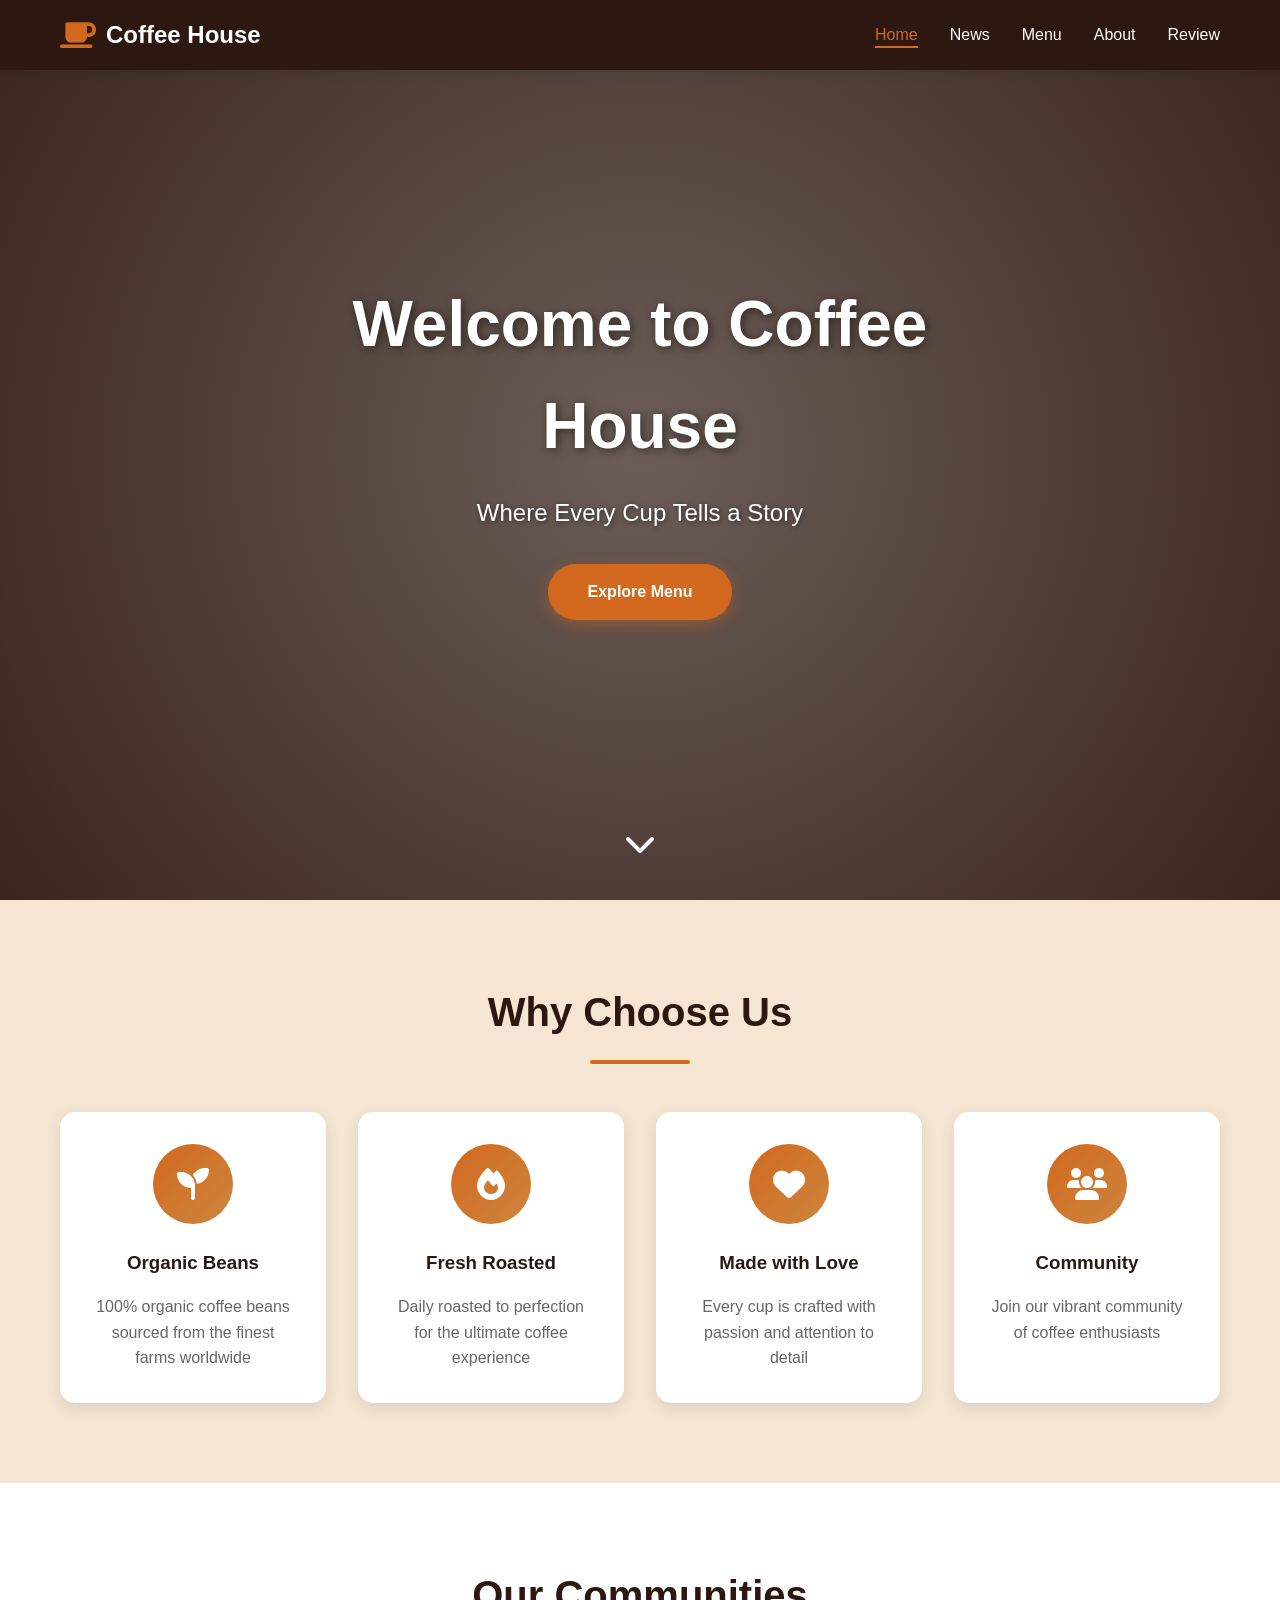
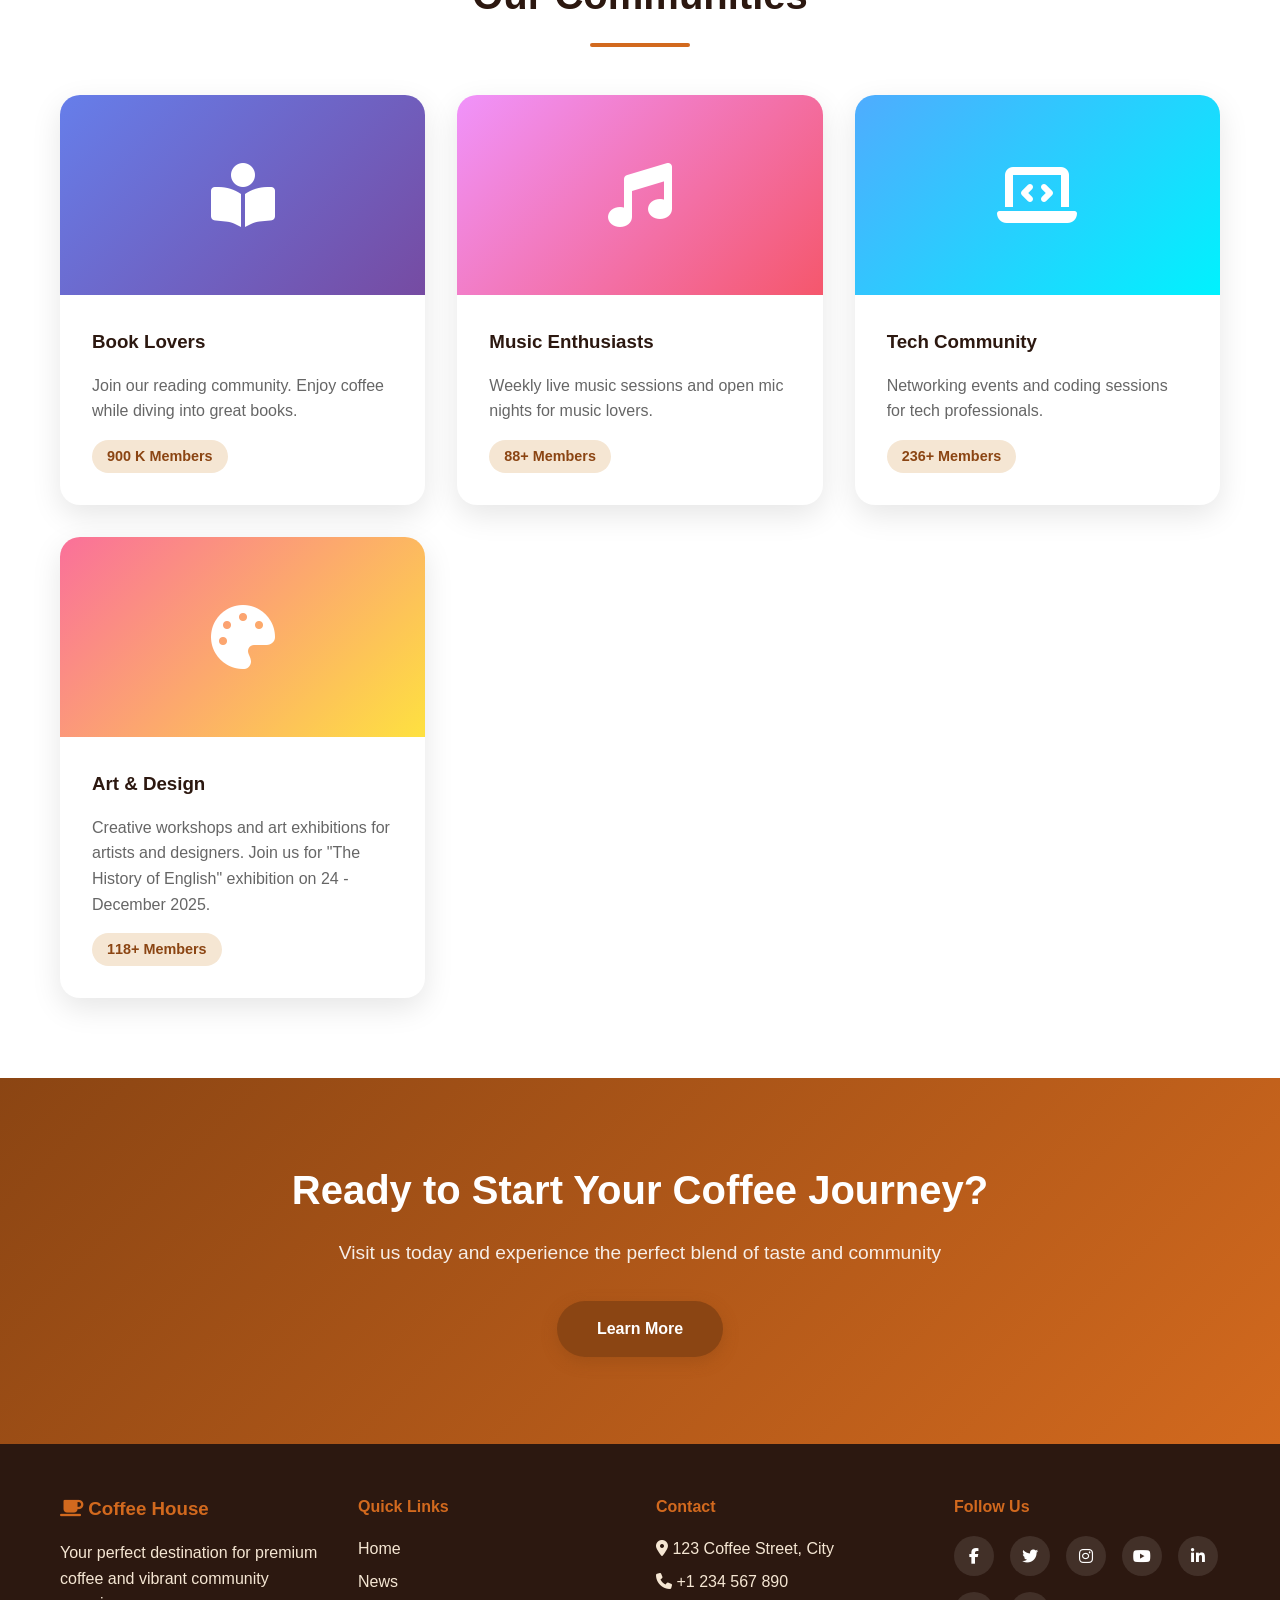
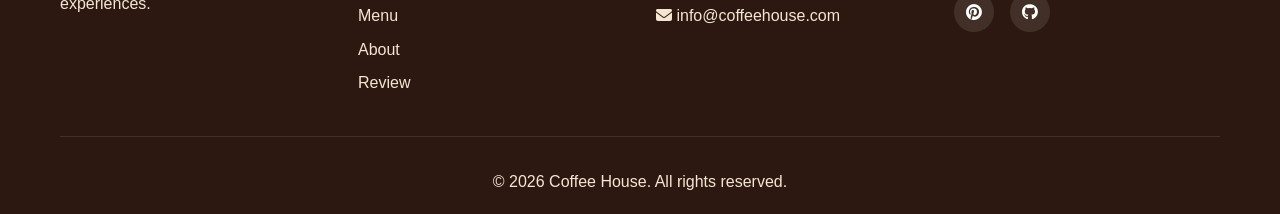
<file: index.html>
<!DOCTYPE html>
<html lang="en">
<head>
    <meta charset="UTF-8">
    <meta name="viewport" content="width=device-width, initial-scale=1.0">
    <title>Coffee House - Home</title>
    <link rel="stylesheet" href="styles.css">
    <link rel="stylesheet" href="https://cdnjs.cloudflare.com/ajax/libs/font-awesome/6.4.0/css/all.min.css">
</head>
<body>
    <!-- Navigation -->
    <nav class="navbar">
        <div class="container">
            <div class="logo">
                <i class="fas fa-coffee"></i>
                <span>Coffee House</span>
            </div>
            <ul class="nav-menu">
                <li><a href="index.html" class="active">Home</a></li>
                <li><a href="news.html">News</a></li>
                <li><a href="menu.html">Menu</a></li>
                <li><a href="about.html">About</a></li>
                <li><a href="review.html">Review</a></li>
            </ul>
            <div class="hamburger">
                <span></span>
                <span></span>
                <span></span>
            </div>
        </div>
    </nav>

    <!-- Hero Section -->
    <section class="hero">
        <div class="hero-slideshow">
            <div class="hero-slide slide-1 active">
                <div class="slide-overlay"></div>
            </div>
            <div class="hero-slide slide-2">
                <div class="slide-overlay"></div>
            </div>
            <div class="hero-slide slide-3">
                <div class="slide-overlay"></div>
            </div>
            <div class="hero-slide slide-4">
                <div class="slide-overlay"></div>
            </div>
            <div class="hero-slide slide-5">
                <div class="slide-overlay"></div>
            </div>
            <div class="hero-slide slide-6">
                <div class="slide-overlay"></div>
            </div>
        </div>
        <div class="hero-overlay"></div>
        <div class="hero-content">
            <h1 class="fade-in">Welcome to Coffee House</h1>
            <p class="fade-in-delay">Where Every Cup Tells a Story</p>
            <a href="menu.html" class="btn btn-primary fade-in-delay-2">Explore Menu</a>
        </div>
        <div class="scroll-indicator">
            <i class="fas fa-chevron-down"></i>
        </div>
    </section>

    <!-- Features Section -->
    <section class="features">
        <div class="container">
            <h2 class="section-title">Why Choose Us</h2>
            <div class="features-grid">
                <div class="feature-card">
                    <div class="feature-icon">
                        <i class="fas fa-seedling"></i>
                    </div>
                    <h3>Organic Beans</h3>
                    <p>100% organic coffee beans sourced from the finest farms worldwide</p>
                </div>
                <div class="feature-card">
                    <div class="feature-icon">
                        <i class="fas fa-fire"></i>
                    </div>
                    <h3>Fresh Roasted</h3>
                    <p>Daily roasted to perfection for the ultimate coffee experience</p>
                </div>
                <div class="feature-card">
                    <div class="feature-icon">
                        <i class="fas fa-heart"></i>
                    </div>
                    <h3>Made with Love</h3>
                    <p>Every cup is crafted with passion and attention to detail</p>
                </div>
                <div class="feature-card">
                    <div class="feature-icon">
                        <i class="fas fa-users"></i>
                    </div>
                    <h3>Community</h3>
                    <p>Join our vibrant community of coffee enthusiasts</p>
                </div>
            </div>
        </div>
    </section>

    <!-- Communities Section -->
    <section class="communities">
        <div class="container">
            <h2 class="section-title">Our Communities</h2>
            <div class="communities-grid">
                <div class="community-card">
                    <div class="community-image community-gradient-1">
                        <i class="fas fa-book-reader"></i>
                    </div>
                    <div class="community-content">
                        <h3>Book Lovers</h3>
                        <p>Join our reading community. Enjoy coffee while diving into great books.</p>
                        <span class="community-badge">900 K Members</span>
                    </div>
                </div>
                <div class="community-card">
                    <div class="community-image community-gradient-2">
                        <i class="fas fa-music"></i>
                    </div>
                    <div class="community-content">
                        <h3>Music Enthusiasts</h3>
                        <p>Weekly live music sessions and open mic nights for music lovers.</p>
                        <span class="community-badge"><span class="member-count" data-target="300">0</span>+ Members</span>
                    </div>
                </div>
                <div class="community-card">
                    <div class="community-image community-gradient-3">
                        <i class="fas fa-laptop-code"></i>
                    </div>
                    <div class="community-content">
                        <h3>Tech Community</h3>
                        <p>Networking events and coding sessions for tech professionals.</p>
                        <span class="community-badge"><span class="member-count" data-target="800">0</span>+ Members</span>
                    </div>
                </div>
                <div class="community-card">
                    <div class="community-image community-gradient-4">
                        <i class="fas fa-palette"></i>
                    </div>
                    <div class="community-content">
                        <h3>Art &amp; Design</h3>
                        <p>Creative workshops and art exhibitions for artists and designers. Join us for "The History of English" exhibition on 24 - December 2025.</p>
                        <span class="community-badge"><span class="member-count" data-target="400">0</span>+ Members</span>
                    </div>
                </div>
            </div>
        </div>
    </section>

    <!-- CTA Section -->
    <section class="cta">
        <div class="container">
            <h2>Ready to Start Your Coffee Journey?</h2>
            <p>Visit us today and experience the perfect blend of taste and community</p>
            <a href="about.html" class="btn btn-secondary">Learn More</a>
        </div>
    </section>

    <!-- Footer -->
    <footer class="footer">
        <div class="container">
            <div class="footer-content">
                <div class="footer-section">
                    <h3><i class="fas fa-coffee"></i> Coffee House</h3>
                    <p>Your perfect destination for premium coffee and vibrant community experiences.</p>
                </div>
                <div class="footer-section">
                    <h4>Quick Links</h4>
                    <ul>
                        <li><a href="index.html">Home</a></li>
                        <li><a href="news.html">News</a></li>
                        <li><a href="menu.html">Menu</a></li>
                        <li><a href="about.html">About</a></li>
                        <li><a href="review.html">Review</a></li>
                    </ul>
                </div>
                <div class="footer-section">
                    <h4>Contact</h4>
                    <p><i class="fas fa-map-marker-alt"></i> 123 Coffee Street, City</p>
                    <p><i class="fas fa-phone"></i> +1 234 567 890</p>
                    <p><i class="fas fa-envelope"></i> info@coffeehouse.com</p>
                </div>
                <div class="footer-section">
                    <h4>Follow Us</h4>
                    <div class="social-media">
                        <a href="#" class="social-link" aria-label="Facebook"><i class="fab fa-facebook-f"></i></a>
                        <a href="#" class="social-link" aria-label="Twitter"><i class="fab fa-twitter"></i></a>
                        <a href="#" class="social-link" aria-label="Instagram"><i class="fab fa-instagram"></i></a>
                        <a href="#" class="social-link" aria-label="YouTube"><i class="fab fa-youtube"></i></a>
                        <a href="#" class="social-link" aria-label="LinkedIn"><i class="fab fa-linkedin-in"></i></a>
                        <a href="#" class="social-link" aria-label="Pinterest"><i class="fab fa-pinterest"></i></a>
                        <a href="https://github.com" target="_blank" rel="noopener noreferrer" class="social-link" aria-label="GitHub"><i class="fab fa-github"></i></a>
                    </div>
                </div>
            </div>
            <div class="footer-bottom">
                <p>&copy; 2026 Coffee House. All rights reserved.</p>
            </div>
        </div>
    </footer>

    <script src="script.js"></script>
</body>
</html>
</file>
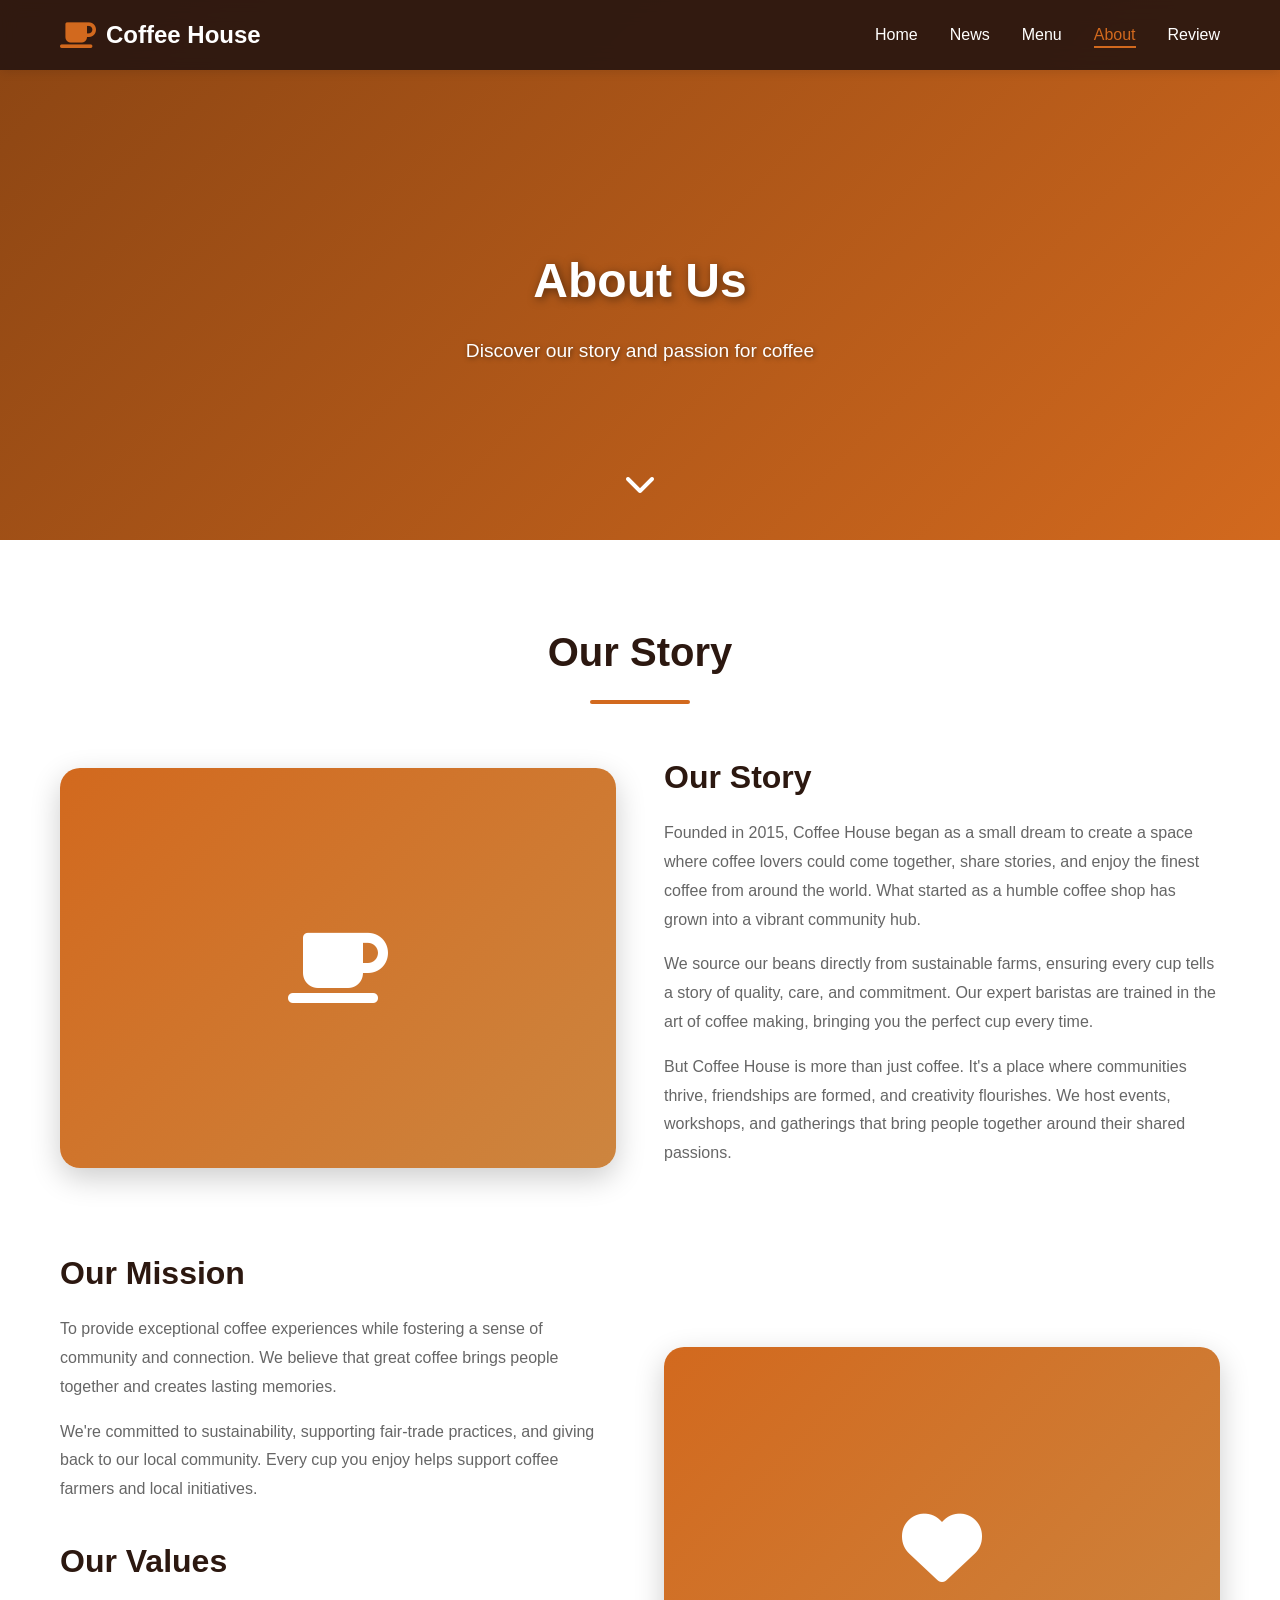
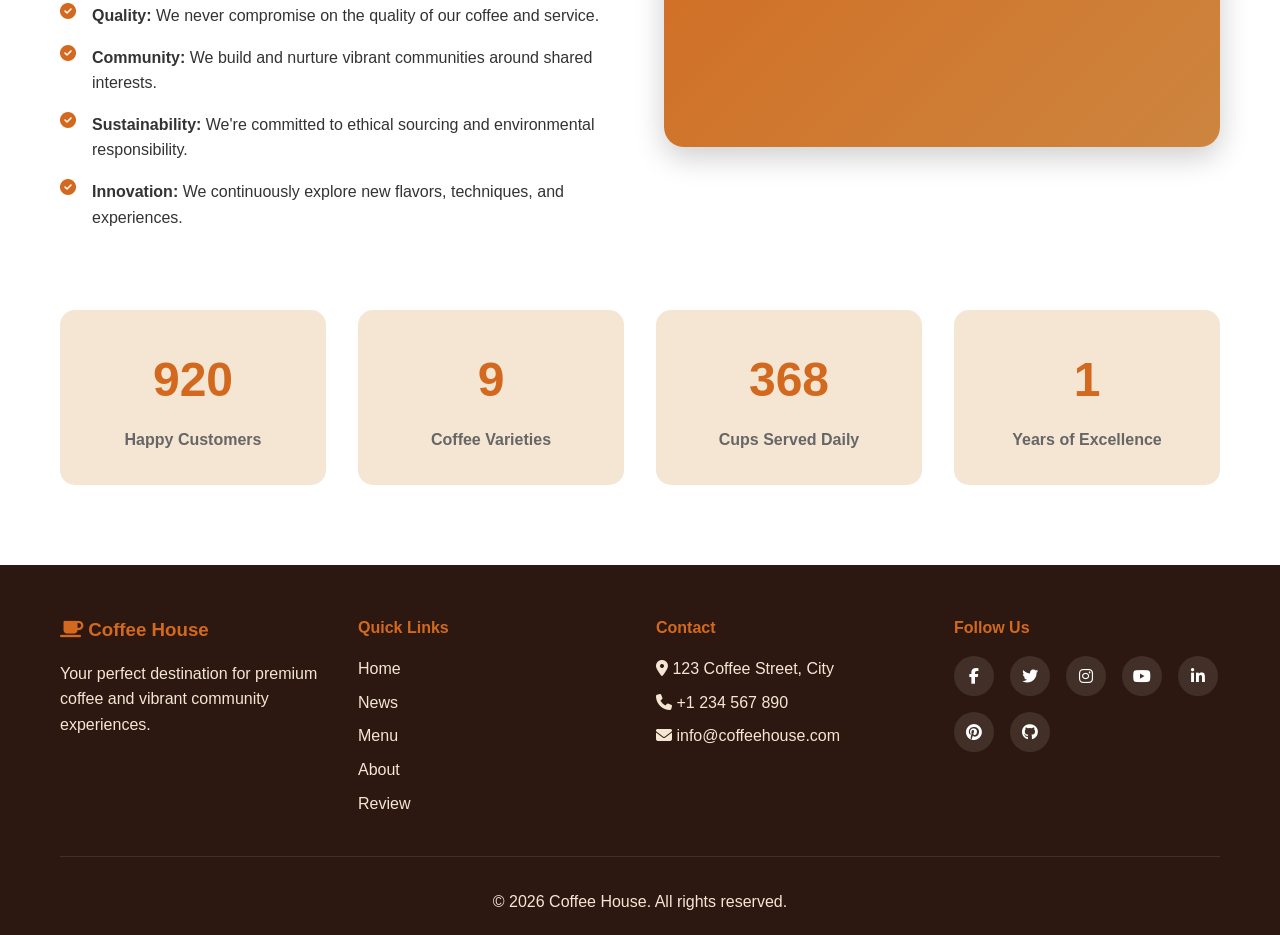
<file: about.html>
<!DOCTYPE html>
<html lang="en">
<head>
    <meta charset="UTF-8">
    <meta name="viewport" content="width=device-width, initial-scale=1.0">
    <title>Coffee House - About</title>
    <link rel="stylesheet" href="styles.css">
    <link rel="stylesheet" href="https://cdnjs.cloudflare.com/ajax/libs/font-awesome/6.4.0/css/all.min.css">
</head>
<body>
    <!-- Navigation -->
    <nav class="navbar">
        <div class="container">
            <div class="logo">
                <i class="fas fa-coffee"></i>
                <span>Coffee House</span>
            </div>
            <ul class="nav-menu">
                <li><a href="index.html">Home</a></li>
                <li><a href="news.html">News</a></li>
                <li><a href="menu.html">Menu</a></li>
                <li><a href="about.html" class="active">About</a></li>
                <li><a href="review.html">Review</a></li>
            </ul>
            <div class="hamburger">
                <span></span>
                <span></span>
                <span></span>
            </div>
        </div>
    </nav>

    <!-- Page Header -->
    <section class="page-header">
        <div class="container">
            <h1 class="fade-in">About Us</h1>
            <p class="fade-in-delay">Discover our story and passion for coffee</p>
        </div>
        <div class="scroll-indicator">
            <i class="fas fa-chevron-down"></i>
        </div>
    </section>

    <!-- About Section -->
    <section style="padding: 80px 0;">
        <div class="container">
            <h2 class="section-title fade-in">Our Story</h2>
            <div class="about-content">
                <div class="about-image">
                    <i class="fas fa-coffee"></i>
                </div>
                <div class="about-text">
                    <h2>Our Story</h2>
                    <p>Founded in 2015, Coffee House began as a small dream to create a space where coffee lovers could come together, share stories, and enjoy the finest coffee from around the world. What started as a humble coffee shop has grown into a vibrant community hub.</p>
                    <p>We source our beans directly from sustainable farms, ensuring every cup tells a story of quality, care, and commitment. Our expert baristas are trained in the art of coffee making, bringing you the perfect cup every time.</p>
                    <p>But Coffee House is more than just coffee. It's a place where communities thrive, friendships are formed, and creativity flourishes. We host events, workshops, and gatherings that bring people together around their shared passions.</p>
                </div>
            </div>

            <div class="about-content about-content-spacing">
                <div class="about-text">
                    <h2>Our Mission</h2>
                    <p>To provide exceptional coffee experiences while fostering a sense of community and connection. We believe that great coffee brings people together and creates lasting memories.</p>
                    <p>We're committed to sustainability, supporting fair-trade practices, and giving back to our local community. Every cup you enjoy helps support coffee farmers and local initiatives.</p>
                    <h2 style="margin-top: 2rem;">Our Values</h2>
                    <ul style="list-style: none; padding: 0;">
                        <li style="margin-bottom: 1rem; padding-left: 2rem; position: relative;">
                            <i class="fas fa-check-circle" style="position: absolute; left: 0; color: var(--secondary-color);"></i>
                            <strong>Quality:</strong> We never compromise on the quality of our coffee and service.
                        </li>
                        <li style="margin-bottom: 1rem; padding-left: 2rem; position: relative;">
                            <i class="fas fa-check-circle" style="position: absolute; left: 0; color: var(--secondary-color);"></i>
                            <strong>Community:</strong> We build and nurture vibrant communities around shared interests.
                        </li>
                        <li style="margin-bottom: 1rem; padding-left: 2rem; position: relative;">
                            <i class="fas fa-check-circle" style="position: absolute; left: 0; color: var(--secondary-color);"></i>
                            <strong>Sustainability:</strong> We're committed to ethical sourcing and environmental responsibility.
                        </li>
                        <li style="margin-bottom: 1rem; padding-left: 2rem; position: relative;">
                            <i class="fas fa-check-circle" style="position: absolute; left: 0; color: var(--secondary-color);"></i>
                            <strong>Innovation:</strong> We continuously explore new flavors, techniques, and experiences.
                        </li>
                    </ul>
                </div>
                <div class="about-image about-gradient-1">
                    <i class="fas fa-heart"></i>
                </div>
            </div>

            <!-- Stats Section -->
            <div class="stats-grid">
                <div class="stat-card">
                    <div class="stat-number">5000</div>
                    <div class="stat-label">Happy Customers</div>
                </div>
                <div class="stat-card">
                    <div class="stat-number">50</div>
                    <div class="stat-label">Coffee Varieties</div>
                </div>
                <div class="stat-card">
                    <div class="stat-number">2000</div>
                    <div class="stat-label">Cups Served Daily</div>
                </div>
                <div class="stat-card">
                    <div class="stat-number">9</div>
                    <div class="stat-label">Years of Excellence</div>
                </div>
            </div>
        </div>
    </section>

    <!-- Footer -->
    <footer class="footer">
        <div class="container">
            <div class="footer-content">
                <div class="footer-section">
                    <h3><i class="fas fa-coffee"></i> Coffee House</h3>
                    <p>Your perfect destination for premium coffee and vibrant community experiences.</p>
                </div>
                <div class="footer-section">
                    <h4>Quick Links</h4>
                    <ul>
                        <li><a href="index.html">Home</a></li>
                        <li><a href="news.html">News</a></li>
                        <li><a href="menu.html">Menu</a></li>
                        <li><a href="about.html">About</a></li>
                        <li><a href="review.html">Review</a></li>
                    </ul>
                </div>
                <div class="footer-section">
                    <h4>Contact</h4>
                    <p><i class="fas fa-map-marker-alt"></i> 123 Coffee Street, City</p>
                    <p><i class="fas fa-phone"></i> +1 234 567 890</p>
                    <p><i class="fas fa-envelope"></i> info@coffeehouse.com</p>
                </div>
                <div class="footer-section">
                    <h4>Follow Us</h4>
                    <div class="social-media">
                        <a href="#" class="social-link" aria-label="Facebook"><i class="fab fa-facebook-f"></i></a>
                        <a href="#" class="social-link" aria-label="Twitter"><i class="fab fa-twitter"></i></a>
                        <a href="#" class="social-link" aria-label="Instagram"><i class="fab fa-instagram"></i></a>
                        <a href="#" class="social-link" aria-label="YouTube"><i class="fab fa-youtube"></i></a>
                        <a href="#" class="social-link" aria-label="LinkedIn"><i class="fab fa-linkedin-in"></i></a>
                        <a href="#" class="social-link" aria-label="Pinterest"><i class="fab fa-pinterest"></i></a>
                        <a href="https://github.com" target="_blank" rel="noopener noreferrer" class="social-link" aria-label="GitHub"><i class="fab fa-github"></i></a>
                    </div>
                </div>
            </div>
            <div class="footer-bottom">
                <p>&copy; 2026 Coffee House. All rights reserved.</p>
            </div>
        </div>
    </footer>

    <script src="script.js"></script>
</body>
</html>
</file>
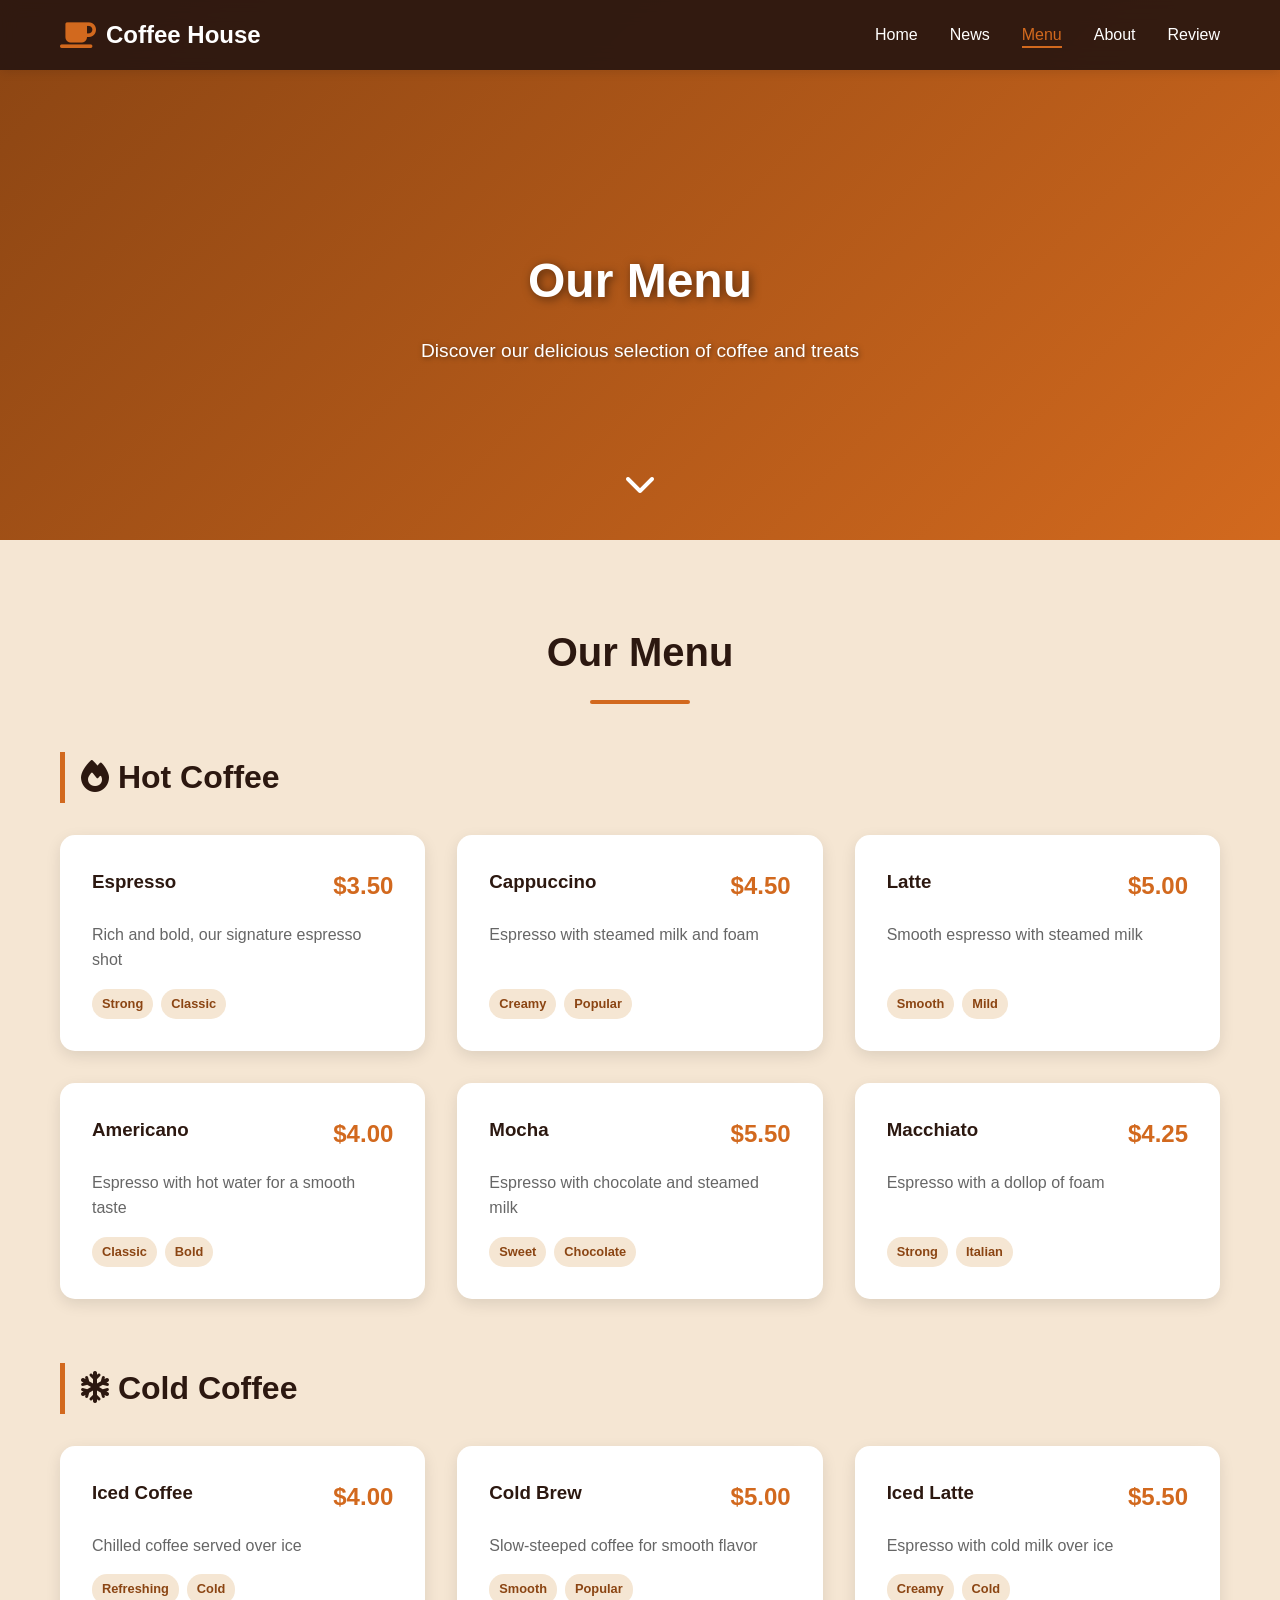
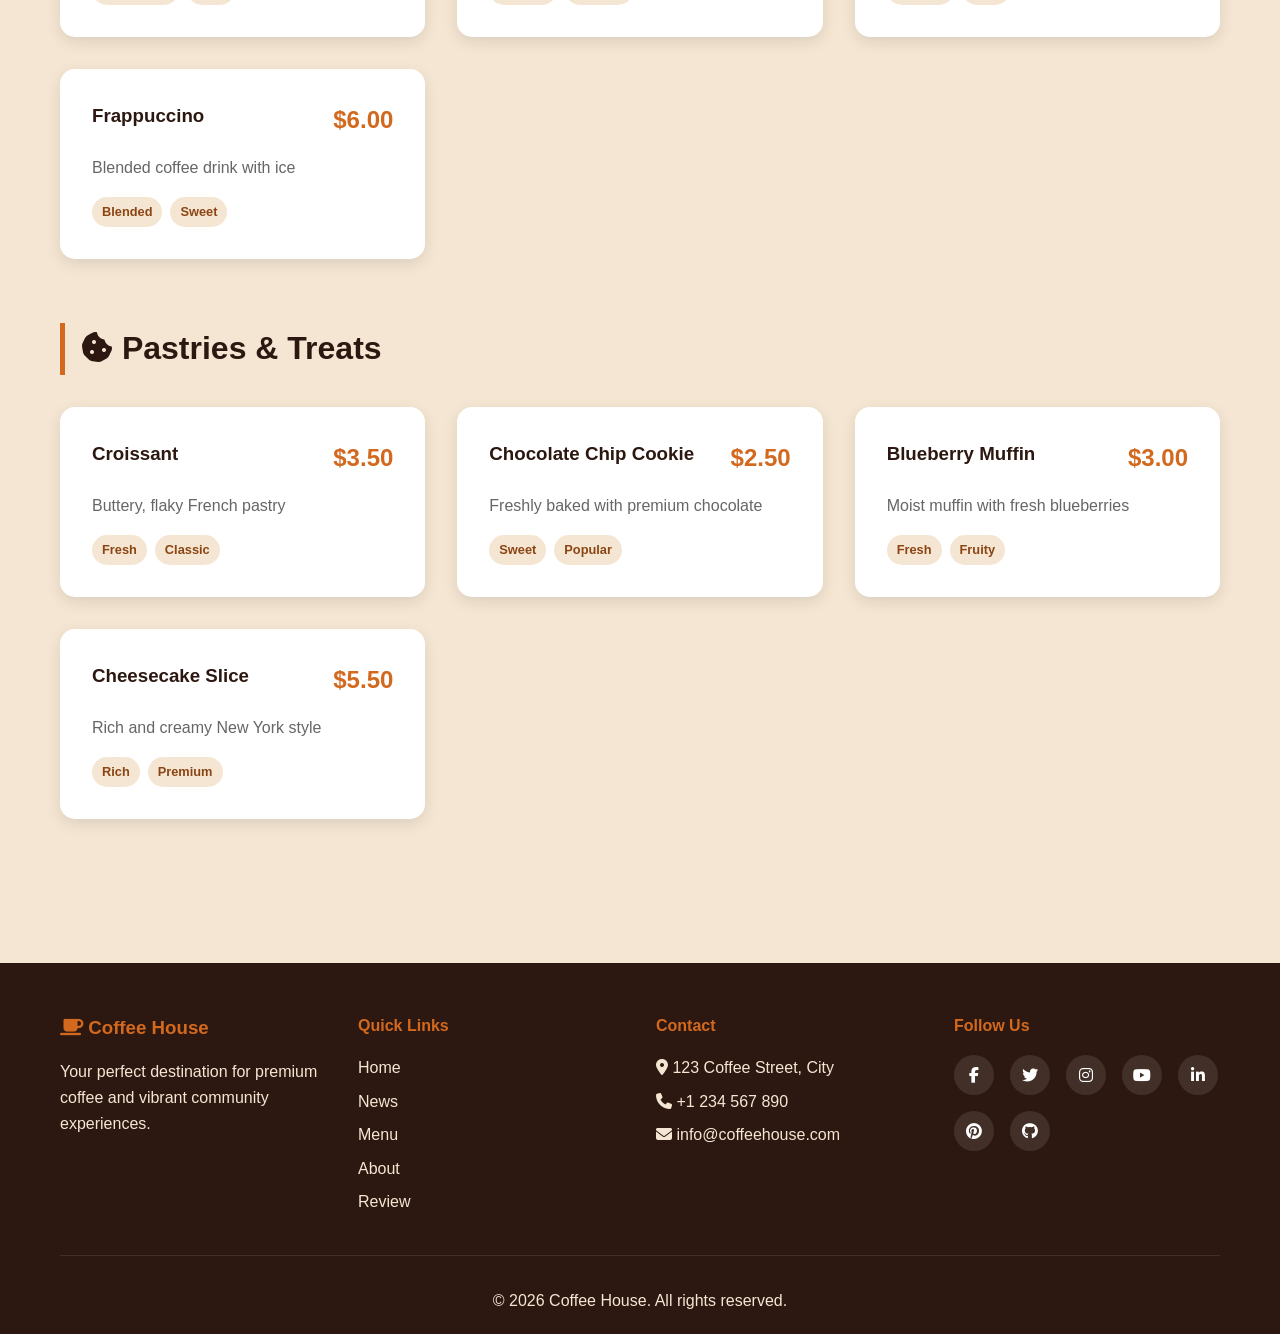
<file: menu.html>
<!DOCTYPE html>
<html lang="en">
<head>
    <meta charset="UTF-8">
    <meta name="viewport" content="width=device-width, initial-scale=1.0">
    <title>Coffee House - Menu</title>
    <link rel="stylesheet" href="styles.css">
    <link rel="stylesheet" href="https://cdnjs.cloudflare.com/ajax/libs/font-awesome/6.4.0/css/all.min.css">
</head>
<body>
    <!-- Navigation -->
    <nav class="navbar">
        <div class="container">
            <div class="logo">
                <i class="fas fa-coffee"></i>
                <span>Coffee House</span>
            </div>
            <ul class="nav-menu">
                <li><a href="index.html">Home</a></li>
                <li><a href="news.html">News</a></li>
                <li><a href="menu.html" class="active">Menu</a></li>
                <li><a href="about.html">About</a></li>
                <li><a href="review.html">Review</a></li>
            </ul>
            <div class="hamburger">
                <span></span>
                <span></span>
                <span></span>
            </div>
        </div>
    </nav>

    <!-- Page Header -->
    <section class="page-header">
        <div class="container">
            <h1 class="fade-in">Our Menu</h1>
            <p class="fade-in-delay">Discover our delicious selection of coffee and treats</p>
        </div>
        <div class="scroll-indicator">
            <i class="fas fa-chevron-down"></i>
        </div>
    </section>

    <!-- Menu Section -->
    <section style="padding: 80px 0; background: var(--light-color);">
        <div class="container">
            <h2 class="section-title fade-in">Our Menu</h2>
            <!-- Hot Coffee -->
            <div class="menu-category">
                <h2><i class="fas fa-fire"></i> Hot Coffee</h2>
                <div class="menu-grid">
                    <div class="menu-item">
                        <div class="menu-item-header">
                            <h3>Espresso</h3>
                            <span class="menu-price">$3.50</span>
                        </div>
                        <p>Rich and bold, our signature espresso shot</p>
                        <div class="menu-tags">
                            <span class="menu-tag">Strong</span>
                            <span class="menu-tag">Classic</span>
                        </div>
                    </div>

                    <div class="menu-item">
                        <div class="menu-item-header">
                            <h3>Cappuccino</h3>
                            <span class="menu-price">$4.50</span>
                        </div>
                        <p>Espresso with steamed milk and foam</p>
                        <div class="menu-tags">
                            <span class="menu-tag">Creamy</span>
                            <span class="menu-tag">Popular</span>
                        </div>
                    </div>

                    <div class="menu-item">
                        <div class="menu-item-header">
                            <h3>Latte</h3>
                            <span class="menu-price">$5.00</span>
                        </div>
                        <p>Smooth espresso with steamed milk</p>
                        <div class="menu-tags">
                            <span class="menu-tag">Smooth</span>
                            <span class="menu-tag">Mild</span>
                        </div>
                    </div>

                    <div class="menu-item">
                        <div class="menu-item-header">
                            <h3>Americano</h3>
                            <span class="menu-price">$4.00</span>
                        </div>
                        <p>Espresso with hot water for a smooth taste</p>
                        <div class="menu-tags">
                            <span class="menu-tag">Classic</span>
                            <span class="menu-tag">Bold</span>
                        </div>
                    </div>

                    <div class="menu-item">
                        <div class="menu-item-header">
                            <h3>Mocha</h3>
                            <span class="menu-price">$5.50</span>
                        </div>
                        <p>Espresso with chocolate and steamed milk</p>
                        <div class="menu-tags">
                            <span class="menu-tag">Sweet</span>
                            <span class="menu-tag">Chocolate</span>
                        </div>
                    </div>

                    <div class="menu-item">
                        <div class="menu-item-header">
                            <h3>Macchiato</h3>
                            <span class="menu-price">$4.25</span>
                        </div>
                        <p>Espresso with a dollop of foam</p>
                        <div class="menu-tags">
                            <span class="menu-tag">Strong</span>
                            <span class="menu-tag">Italian</span>
                        </div>
                    </div>
                </div>
            </div>

            <!-- Cold Coffee -->
            <div class="menu-category">
                <h2><i class="fas fa-snowflake"></i> Cold Coffee</h2>
                <div class="menu-grid">
                    <div class="menu-item">
                        <div class="menu-item-header">
                            <h3>Iced Coffee</h3>
                            <span class="menu-price">$4.00</span>
                        </div>
                        <p>Chilled coffee served over ice</p>
                        <div class="menu-tags">
                            <span class="menu-tag">Refreshing</span>
                            <span class="menu-tag">Cold</span>
                        </div>
                    </div>

                    <div class="menu-item">
                        <div class="menu-item-header">
                            <h3>Cold Brew</h3>
                            <span class="menu-price">$5.00</span>
                        </div>
                        <p>Slow-steeped coffee for smooth flavor</p>
                        <div class="menu-tags">
                            <span class="menu-tag">Smooth</span>
                            <span class="menu-tag">Popular</span>
                        </div>
                    </div>

                    <div class="menu-item">
                        <div class="menu-item-header">
                            <h3>Iced Latte</h3>
                            <span class="menu-price">$5.50</span>
                        </div>
                        <p>Espresso with cold milk over ice</p>
                        <div class="menu-tags">
                            <span class="menu-tag">Creamy</span>
                            <span class="menu-tag">Cold</span>
                        </div>
                    </div>

                    <div class="menu-item">
                        <div class="menu-item-header">
                            <h3>Frappuccino</h3>
                            <span class="menu-price">$6.00</span>
                        </div>
                        <p>Blended coffee drink with ice</p>
                        <div class="menu-tags">
                            <span class="menu-tag">Blended</span>
                            <span class="menu-tag">Sweet</span>
                        </div>
                    </div>
                </div>
            </div>

            <!-- Pastries & Treats -->
            <div class="menu-category">
                <h2><i class="fas fa-cookie-bite"></i> Pastries & Treats</h2>
                <div class="menu-grid">
                    <div class="menu-item">
                        <div class="menu-item-header">
                            <h3>Croissant</h3>
                            <span class="menu-price">$3.50</span>
                        </div>
                        <p>Buttery, flaky French pastry</p>
                        <div class="menu-tags">
                            <span class="menu-tag">Fresh</span>
                            <span class="menu-tag">Classic</span>
                        </div>
                    </div>

                    <div class="menu-item">
                        <div class="menu-item-header">
                            <h3>Chocolate Chip Cookie</h3>
                            <span class="menu-price">$2.50</span>
                        </div>
                        <p>Freshly baked with premium chocolate</p>
                        <div class="menu-tags">
                            <span class="menu-tag">Sweet</span>
                            <span class="menu-tag">Popular</span>
                        </div>
                    </div>

                    <div class="menu-item">
                        <div class="menu-item-header">
                            <h3>Blueberry Muffin</h3>
                            <span class="menu-price">$3.00</span>
                        </div>
                        <p>Moist muffin with fresh blueberries</p>
                        <div class="menu-tags">
                            <span class="menu-tag">Fresh</span>
                            <span class="menu-tag">Fruity</span>
                        </div>
                    </div>

                    <div class="menu-item">
                        <div class="menu-item-header">
                            <h3>Cheesecake Slice</h3>
                            <span class="menu-price">$5.50</span>
                        </div>
                        <p>Rich and creamy New York style</p>
                        <div class="menu-tags">
                            <span class="menu-tag">Rich</span>
                            <span class="menu-tag">Premium</span>
                        </div>
                    </div>
                </div>
            </div>
        </div>
    </section>

    <!-- Footer -->
    <footer class="footer">
        <div class="container">
            <div class="footer-content">
                <div class="footer-section">
                    <h3><i class="fas fa-coffee"></i> Coffee House</h3>
                    <p>Your perfect destination for premium coffee and vibrant community experiences.</p>
                </div>
                <div class="footer-section">
                    <h4>Quick Links</h4>
                    <ul>
                        <li><a href="index.html">Home</a></li>
                        <li><a href="news.html">News</a></li>
                        <li><a href="menu.html">Menu</a></li>
                        <li><a href="about.html">About</a></li>
                        <li><a href="review.html">Review</a></li>
                    </ul>
                </div>
                <div class="footer-section">
                    <h4>Contact</h4>
                    <p><i class="fas fa-map-marker-alt"></i> 123 Coffee Street, City</p>
                    <p><i class="fas fa-phone"></i> +1 234 567 890</p>
                    <p><i class="fas fa-envelope"></i> info@coffeehouse.com</p>
                </div>
                <div class="footer-section">
                    <h4>Follow Us</h4>
                    <div class="social-media">
                        <a href="#" class="social-link" aria-label="Facebook"><i class="fab fa-facebook-f"></i></a>
                        <a href="#" class="social-link" aria-label="Twitter"><i class="fab fa-twitter"></i></a>
                        <a href="#" class="social-link" aria-label="Instagram"><i class="fab fa-instagram"></i></a>
                        <a href="#" class="social-link" aria-label="YouTube"><i class="fab fa-youtube"></i></a>
                        <a href="#" class="social-link" aria-label="LinkedIn"><i class="fab fa-linkedin-in"></i></a>
                        <a href="#" class="social-link" aria-label="Pinterest"><i class="fab fa-pinterest"></i></a>
                        <a href="https://github.com" target="_blank" rel="noopener noreferrer" class="social-link" aria-label="GitHub"><i class="fab fa-github"></i></a>
                    </div>
                </div>
            </div>
            <div class="footer-bottom">
                <p>&copy; 2026 Coffee House. All rights reserved.</p>
            </div>
        </div>
    </footer>

    <script src="script.js"></script>
</body>
</html>
</file>
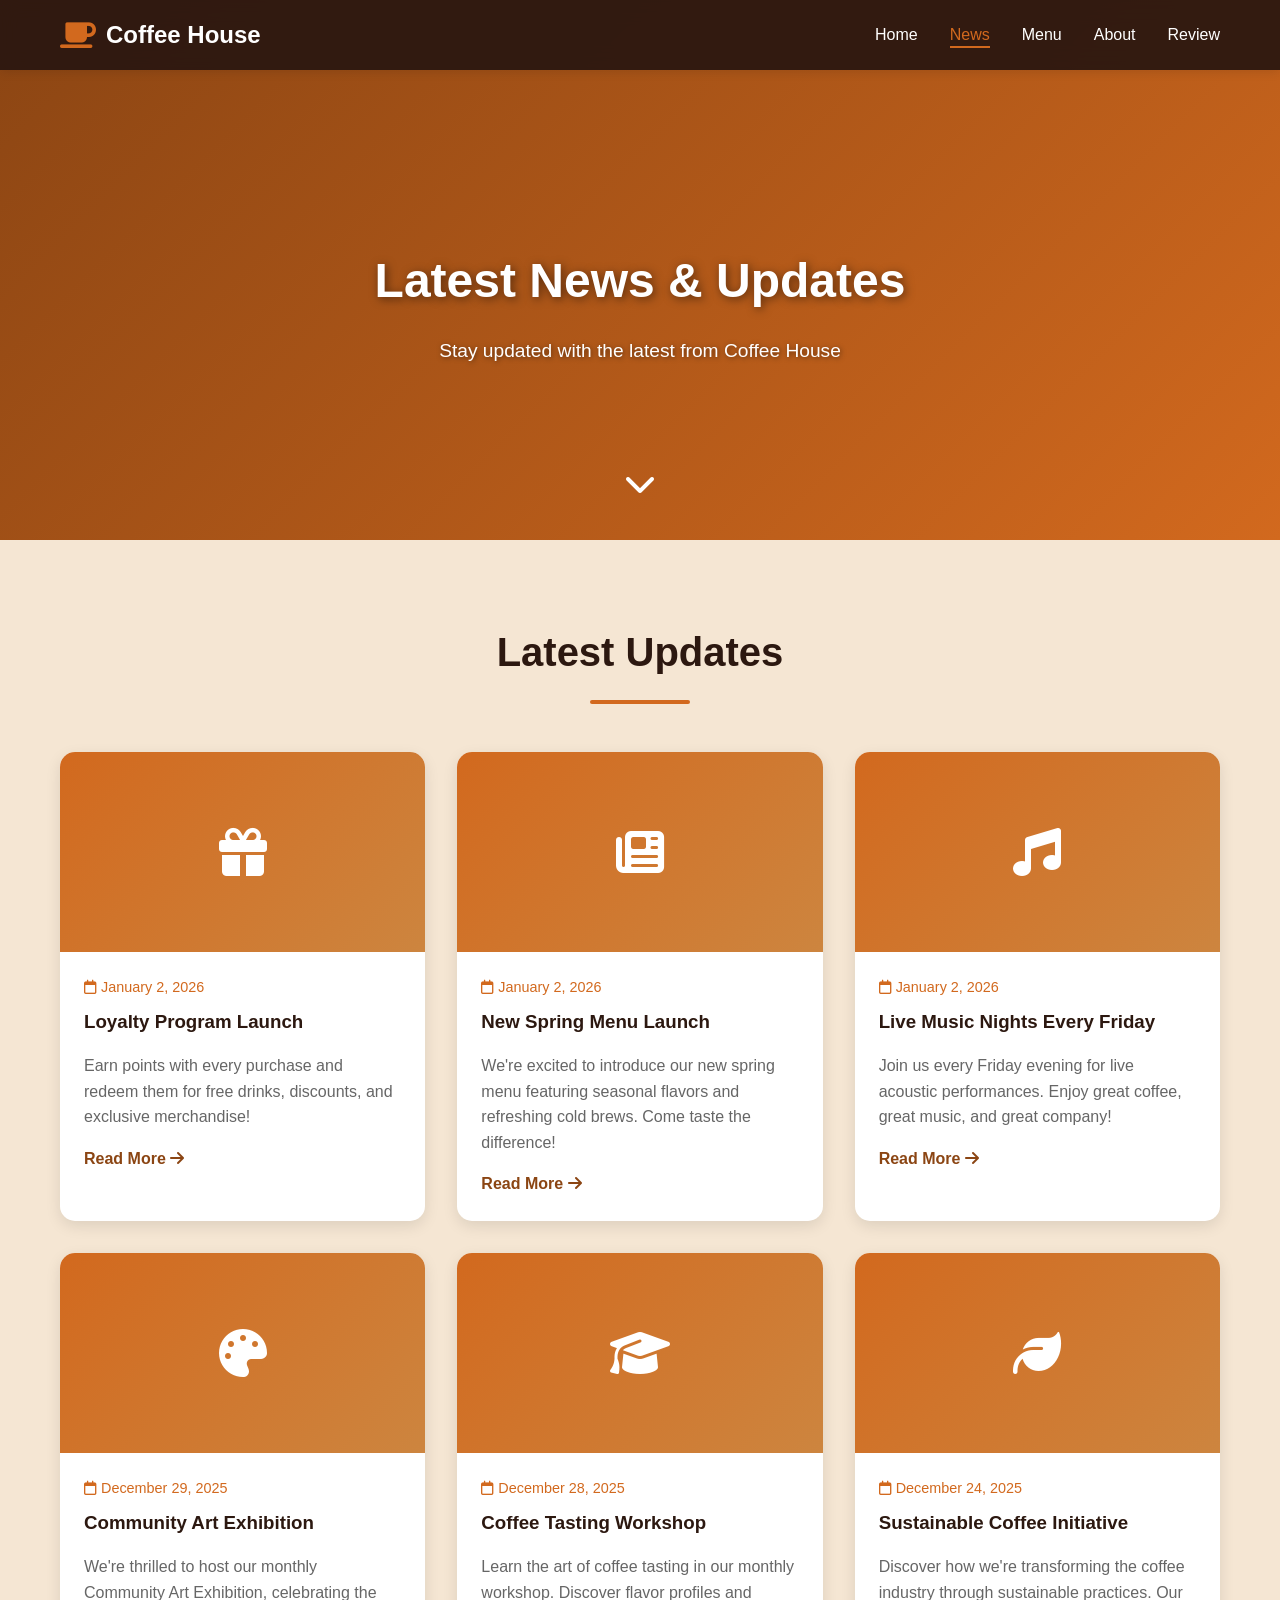
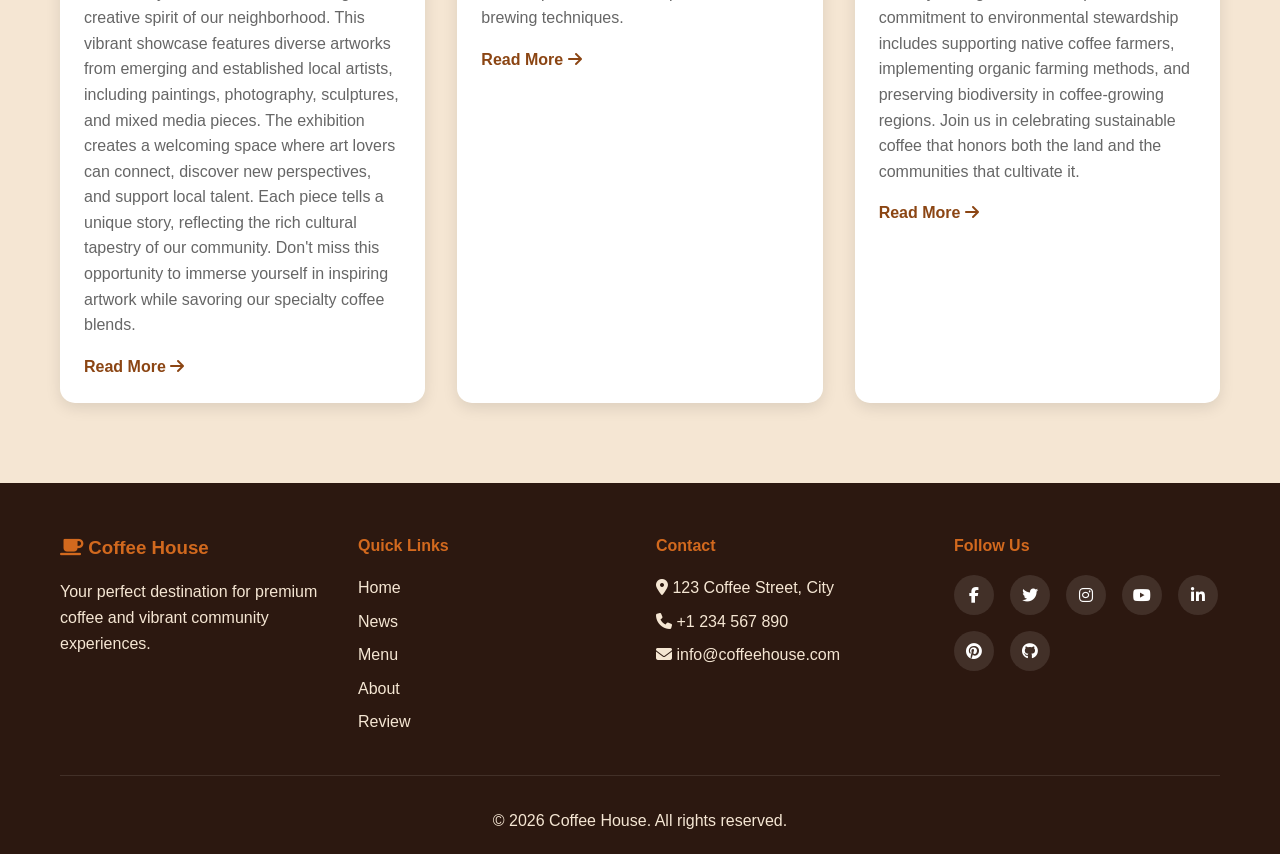
<file: news.html>
<!DOCTYPE html>
<html lang="en">
<head>
    <meta charset="UTF-8">
    <meta name="viewport" content="width=device-width, initial-scale=1.0">
    <title>Coffee House - News</title>
    <link rel="stylesheet" href="styles.css">
    <link rel="stylesheet" href="https://cdnjs.cloudflare.com/ajax/libs/font-awesome/6.4.0/css/all.min.css">
</head>
<body>
    <!-- Navigation -->
    <nav class="navbar">
        <div class="container">
            <div class="logo">
                <i class="fas fa-coffee"></i>
                <span>Coffee House</span>
            </div>
            <ul class="nav-menu">
                <li><a href="index.html">Home</a></li>
                <li><a href="news.html" class="active">News</a></li>
                <li><a href="menu.html">Menu</a></li>
                <li><a href="about.html">About</a></li>
                <li><a href="review.html">Review</a></li>
            </ul>
            <div class="hamburger">
                <span></span>
                <span></span>
                <span></span>
            </div>
        </div>
    </nav>

    <!-- Page Header -->
    <section class="page-header">
        <div class="container">
            <h1 class="fade-in">Latest News & Updates</h1>
            <p class="fade-in-delay">Stay updated with the latest from Coffee House</p>
        </div>
        <div class="scroll-indicator">
            <i class="fas fa-chevron-down"></i>
        </div>
    </section>

    <!-- News Section -->
    <section class="news-section" style="padding: 80px 0; background: var(--light-color);">
        <div class="container">
            <h2 class="section-title fade-in">Latest Updates</h2>
            <div class="news-grid">
                <div class="news-card">
                    <div class="news-image news-gradient-2">
                        <i class="fas fa-gift"></i>
                    </div>
                    <div class="news-content">
                        <div class="news-date"><i class="far fa-calendar"></i> January 2, 2026</div>
                        <h3>Loyalty Program Launch</h3>
                        <p>Earn points with every purchase and redeem them for free drinks, discounts, and exclusive merchandise!</p>
                        <a href="#">Read More <i class="fas fa-arrow-right"></i></a>
                    </div>
                </div>

                <div class="news-card">
                    <div class="news-image">
                        <i class="fas fa-newspaper"></i>
                    </div>
                    <div class="news-content">
                        <div class="news-date"><i class="far fa-calendar"></i> January 2, 2026</div>
                        <h3>New Spring Menu Launch</h3>
                        <p>We're excited to introduce our new spring menu featuring seasonal flavors and refreshing cold brews. Come taste the difference!</p>
                        <a href="#">Read More <i class="fas fa-arrow-right"></i></a>
                    </div>
                </div>

                <div class="news-card">
                    <div class="news-image news-gradient-1">
                        <i class="fas fa-music"></i>
                    </div>
                    <div class="news-content">
                        <div class="news-date"><i class="far fa-calendar"></i> January 2, 2026</div>
                        <h3>Live Music Nights Every Friday</h3>
                        <p>Join us every Friday evening for live acoustic performances. Enjoy great coffee, great music, and great company!</p>
                        <a href="#">Read More <i class="fas fa-arrow-right"></i></a>
                    </div>
                </div>

                <div class="news-card">
                    <div class="news-image news-gradient-3">
                        <i class="fas fa-palette"></i>
                    </div>
                    <div class="news-content">
                        <div class="news-date"><i class="far fa-calendar"></i> December 29, 2025</div>
                        <h3 class="pahlavi-font">Community Art Exhibition</h3>
                        <p>We're thrilled to host our monthly Community Art Exhibition, celebrating the creative spirit of our neighborhood. This vibrant showcase features diverse artworks from emerging and established local artists, including paintings, photography, sculptures, and mixed media pieces. The exhibition creates a welcoming space where art lovers can connect, discover new perspectives, and support local talent. Each piece tells a unique story, reflecting the rich cultural tapestry of our community. Don't miss this opportunity to immerse yourself in inspiring artwork while savoring our specialty coffee blends.</p>
                        <a href="#">Read More <i class="fas fa-arrow-right"></i></a>
                    </div>
                </div>

                <div class="news-card">
                    <div class="news-image news-gradient-4">
                        <i class="fas fa-graduation-cap"></i>
                    </div>
                    <div class="news-content">
                        <div class="news-date"><i class="far fa-calendar"></i> December 28, 2025</div>
                        <h3>Coffee Tasting Workshop</h3>
                        <p>Learn the art of coffee tasting in our monthly workshop. Discover flavor profiles and brewing techniques.</p>
                        <a href="#">Read More <i class="fas fa-arrow-right"></i></a>
                    </div>
                </div>

                <div class="news-card">
                    <div class="news-image news-gradient-5">
                        <i class="fas fa-leaf"></i>
                    </div>
                    <div class="news-content">
                        <div class="news-date"><i class="far fa-calendar"></i> December 24, 2025</div>
                        <h3>Sustainable Coffee Initiative</h3>
                        <p>Discover how we're transforming the coffee industry through sustainable practices. Our commitment to environmental stewardship includes supporting native coffee farmers, implementing organic farming methods, and preserving biodiversity in coffee-growing regions. Join us in celebrating sustainable coffee that honors both the land and the communities that cultivate it.</p>
                        <a href="#">Read More <i class="fas fa-arrow-right"></i></a>
                    </div>
                </div>
            </div>
        </div>
    </section>

    <!-- Footer -->
    <footer class="footer">
        <div class="container">
            <div class="footer-content">
                <div class="footer-section">
                    <h3><i class="fas fa-coffee"></i> Coffee House</h3>
                    <p>Your perfect destination for premium coffee and vibrant community experiences.</p>
                </div>
                <div class="footer-section">
                    <h4>Quick Links</h4>
                    <ul>
                        <li><a href="index.html">Home</a></li>
                        <li><a href="news.html">News</a></li>
                        <li><a href="menu.html">Menu</a></li>
                        <li><a href="about.html">About</a></li>
                        <li><a href="review.html">Review</a></li>
                    </ul>
                </div>
                <div class="footer-section">
                    <h4>Contact</h4>
                    <p><i class="fas fa-map-marker-alt"></i> 123 Coffee Street, City</p>
                    <p><i class="fas fa-phone"></i> +1 234 567 890</p>
                    <p><i class="fas fa-envelope"></i> info@coffeehouse.com</p>
                </div>
                <div class="footer-section">
                    <h4>Follow Us</h4>
                    <div class="social-media">
                        <a href="#" class="social-link" aria-label="Facebook"><i class="fab fa-facebook-f"></i></a>
                        <a href="#" class="social-link" aria-label="Twitter"><i class="fab fa-twitter"></i></a>
                        <a href="#" class="social-link" aria-label="Instagram"><i class="fab fa-instagram"></i></a>
                        <a href="#" class="social-link" aria-label="YouTube"><i class="fab fa-youtube"></i></a>
                        <a href="#" class="social-link" aria-label="LinkedIn"><i class="fab fa-linkedin-in"></i></a>
                        <a href="#" class="social-link" aria-label="Pinterest"><i class="fab fa-pinterest"></i></a>
                        <a href="https://github.com" target="_blank" rel="noopener noreferrer" class="social-link" aria-label="GitHub"><i class="fab fa-github"></i></a>
                    </div>
                </div>
            </div>
            <div class="footer-bottom">
                <p>&copy; 2026 Coffee House. All rights reserved.</p>
            </div>
        </div>
    </footer>

    <script src="script.js"></script>
</body>
</html>
</file>
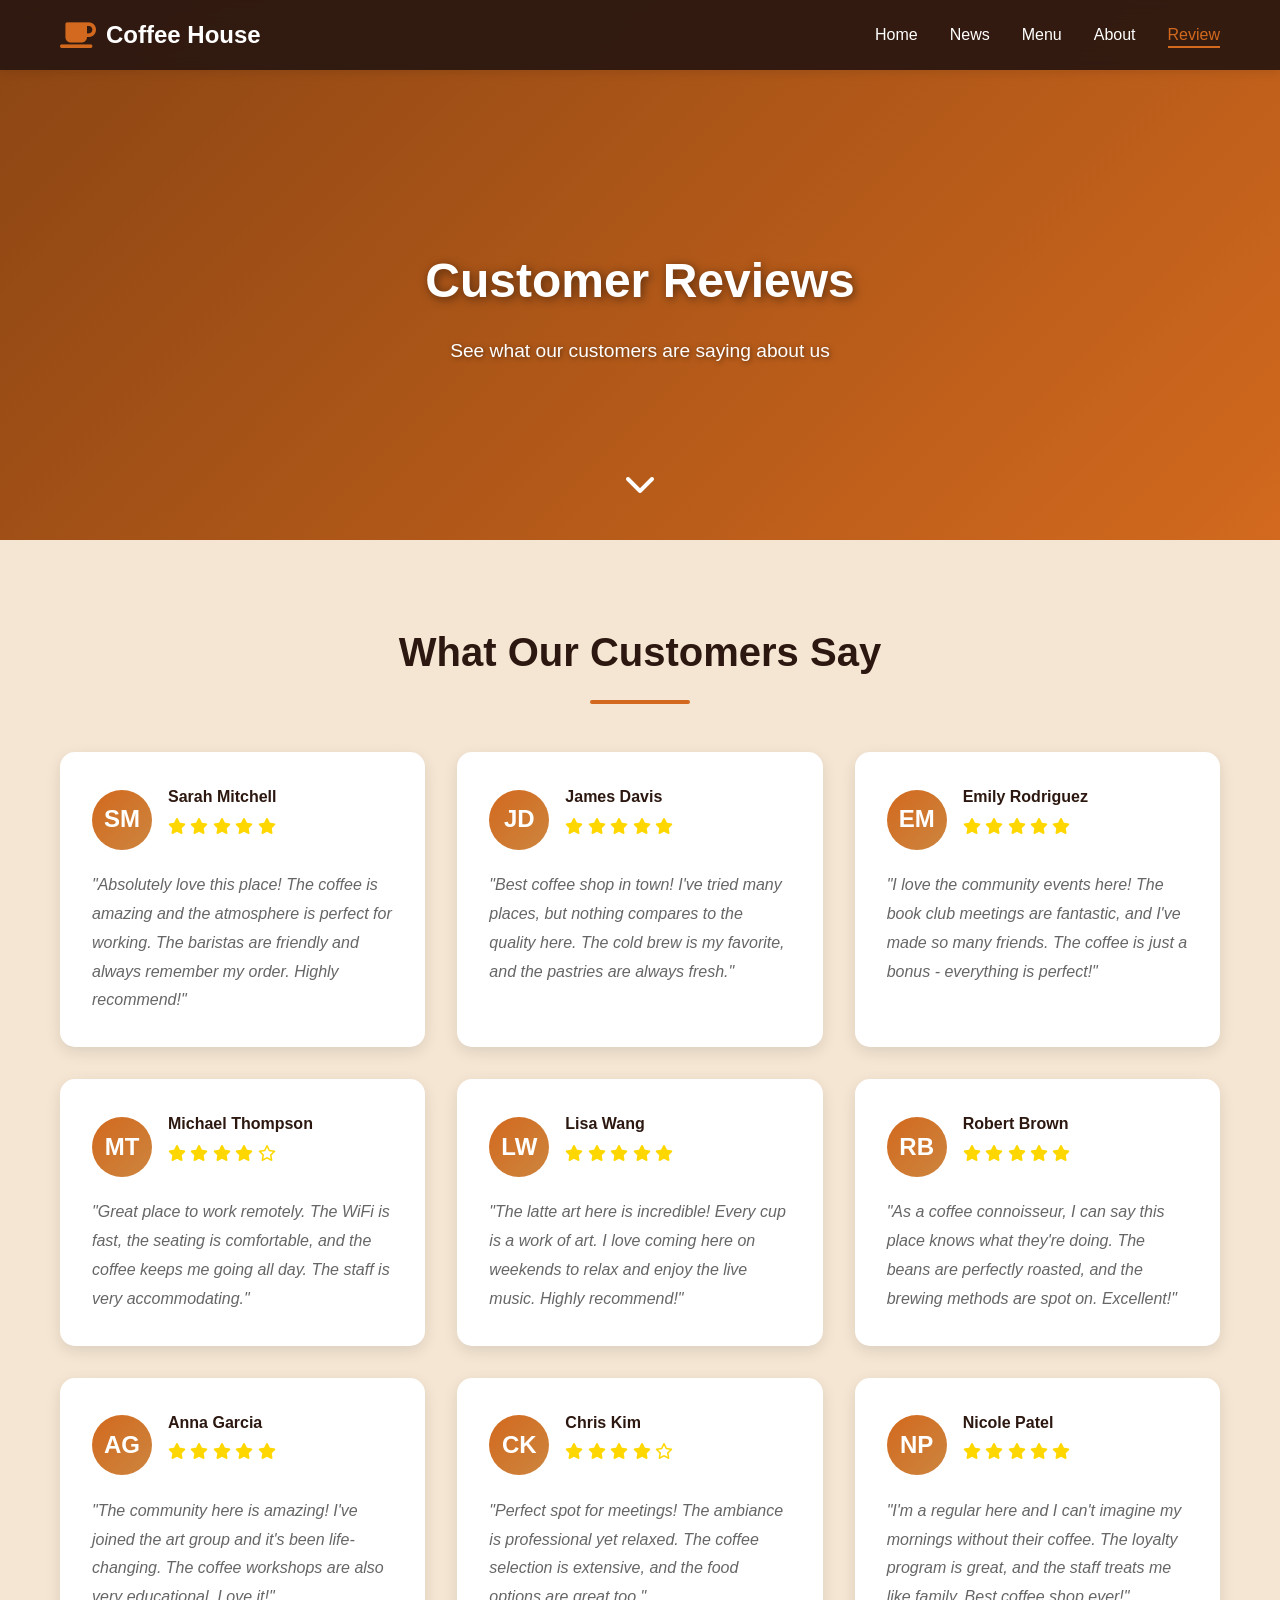
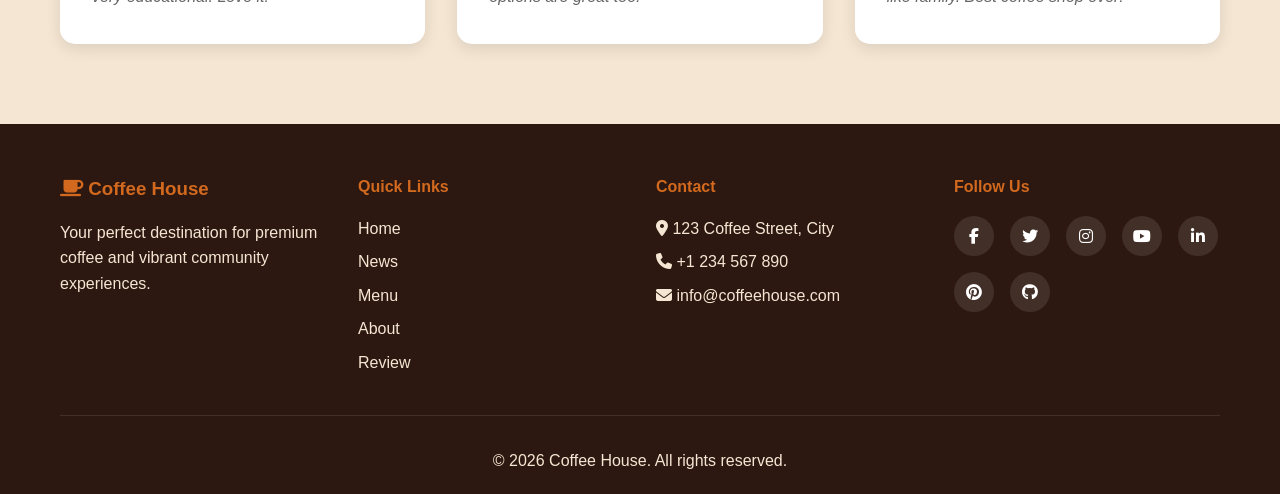
<file: review.html>
<!DOCTYPE html>
<html lang="en">
<head>
    <meta charset="UTF-8">
    <meta name="viewport" content="width=device-width, initial-scale=1.0">
    <title>Coffee House - Reviews</title>
    <link rel="stylesheet" href="styles.css">
    <link rel="stylesheet" href="https://cdnjs.cloudflare.com/ajax/libs/font-awesome/6.4.0/css/all.min.css">
</head>
<body>
    <!-- Navigation -->
    <nav class="navbar">
        <div class="container">
            <div class="logo">
                <i class="fas fa-coffee"></i>
                <span>Coffee House</span>
            </div>
            <ul class="nav-menu">
                <li><a href="index.html">Home</a></li>
                <li><a href="news.html">News</a></li>
                <li><a href="menu.html">Menu</a></li>
                <li><a href="about.html">About</a></li>
                <li><a href="review.html" class="active">Review</a></li>
            </ul>
            <div class="hamburger">
                <span></span>
                <span></span>
                <span></span>
            </div>
        </div>
    </nav>

    <!-- Page Header -->
    <section class="page-header">
        <div class="container">
            <h1 class="fade-in">Customer Reviews</h1>
            <p class="fade-in-delay">See what our customers are saying about us</p>
        </div>
        <div class="scroll-indicator">
            <i class="fas fa-chevron-down"></i>
        </div>
    </section>

    <!-- Reviews Section -->
    <section style="padding: 80px 0; background: var(--light-color);">
        <div class="container">
            <h2 class="section-title fade-in">What Our Customers Say</h2>
            <div class="reviews-grid">
                <div class="review-card">
                    <div class="review-header">
                        <div class="review-avatar">SM</div>
                        <div class="review-info">
                            <h4>Sarah Mitchell</h4>
                            <div class="review-stars">
                                <i class="fas fa-star"></i>
                                <i class="fas fa-star"></i>
                                <i class="fas fa-star"></i>
                                <i class="fas fa-star"></i>
                                <i class="fas fa-star"></i>
                            </div>
                        </div>
                    </div>
                    <p class="review-text">"Absolutely love this place! The coffee is amazing and the atmosphere is perfect for working. The baristas are friendly and always remember my order. Highly recommend!"</p>
                </div>

                <div class="review-card">
                    <div class="review-header">
                        <div class="review-avatar">JD</div>
                        <div class="review-info">
                            <h4>James Davis</h4>
                            <div class="review-stars">
                                <i class="fas fa-star"></i>
                                <i class="fas fa-star"></i>
                                <i class="fas fa-star"></i>
                                <i class="fas fa-star"></i>
                                <i class="fas fa-star"></i>
                            </div>
                        </div>
                    </div>
                    <p class="review-text">"Best coffee shop in town! I've tried many places, but nothing compares to the quality here. The cold brew is my favorite, and the pastries are always fresh."</p>
                </div>

                <div class="review-card">
                    <div class="review-header">
                        <div class="review-avatar">EM</div>
                        <div class="review-info">
                            <h4>Emily Rodriguez</h4>
                            <div class="review-stars">
                                <i class="fas fa-star"></i>
                                <i class="fas fa-star"></i>
                                <i class="fas fa-star"></i>
                                <i class="fas fa-star"></i>
                                <i class="fas fa-star"></i>
                            </div>
                        </div>
                    </div>
                    <p class="review-text">"I love the community events here! The book club meetings are fantastic, and I've made so many friends. The coffee is just a bonus - everything is perfect!"</p>
                </div>

                <div class="review-card">
                    <div class="review-header">
                        <div class="review-avatar">MT</div>
                        <div class="review-info">
                            <h4>Michael Thompson</h4>
                            <div class="review-stars">
                                <i class="fas fa-star"></i>
                                <i class="fas fa-star"></i>
                                <i class="fas fa-star"></i>
                                <i class="fas fa-star"></i>
                                <i class="far fa-star"></i>
                            </div>
                        </div>
                    </div>
                    <p class="review-text">"Great place to work remotely. The WiFi is fast, the seating is comfortable, and the coffee keeps me going all day. The staff is very accommodating."</p>
                </div>

                <div class="review-card">
                    <div class="review-header">
                        <div class="review-avatar">LW</div>
                        <div class="review-info">
                            <h4>Lisa Wang</h4>
                            <div class="review-stars">
                                <i class="fas fa-star"></i>
                                <i class="fas fa-star"></i>
                                <i class="fas fa-star"></i>
                                <i class="fas fa-star"></i>
                                <i class="fas fa-star"></i>
                            </div>
                        </div>
                    </div>
                    <p class="review-text">"The latte art here is incredible! Every cup is a work of art. I love coming here on weekends to relax and enjoy the live music. Highly recommend!"</p>
                </div>

                <div class="review-card">
                    <div class="review-header">
                        <div class="review-avatar">RB</div>
                        <div class="review-info">
                            <h4>Robert Brown</h4>
                            <div class="review-stars">
                                <i class="fas fa-star"></i>
                                <i class="fas fa-star"></i>
                                <i class="fas fa-star"></i>
                                <i class="fas fa-star"></i>
                                <i class="fas fa-star"></i>
                            </div>
                        </div>
                    </div>
                    <p class="review-text">"As a coffee connoisseur, I can say this place knows what they're doing. The beans are perfectly roasted, and the brewing methods are spot on. Excellent!"</p>
                </div>

                <div class="review-card">
                    <div class="review-header">
                        <div class="review-avatar">AG</div>
                        <div class="review-info">
                            <h4>Anna Garcia</h4>
                            <div class="review-stars">
                                <i class="fas fa-star"></i>
                                <i class="fas fa-star"></i>
                                <i class="fas fa-star"></i>
                                <i class="fas fa-star"></i>
                                <i class="fas fa-star"></i>
                            </div>
                        </div>
                    </div>
                    <p class="review-text">"The community here is amazing! I've joined the art group and it's been life-changing. The coffee workshops are also very educational. Love it!"</p>
                </div>

                <div class="review-card">
                    <div class="review-header">
                        <div class="review-avatar">CK</div>
                        <div class="review-info">
                            <h4>Chris Kim</h4>
                            <div class="review-stars">
                                <i class="fas fa-star"></i>
                                <i class="fas fa-star"></i>
                                <i class="fas fa-star"></i>
                                <i class="fas fa-star"></i>
                                <i class="far fa-star"></i>
                            </div>
                        </div>
                    </div>
                    <p class="review-text">"Perfect spot for meetings! The ambiance is professional yet relaxed. The coffee selection is extensive, and the food options are great too."</p>
                </div>

                <div class="review-card">
                    <div class="review-header">
                        <div class="review-avatar">NP</div>
                        <div class="review-info">
                            <h4>Nicole Patel</h4>
                            <div class="review-stars">
                                <i class="fas fa-star"></i>
                                <i class="fas fa-star"></i>
                                <i class="fas fa-star"></i>
                                <i class="fas fa-star"></i>
                                <i class="fas fa-star"></i>
                            </div>
                        </div>
                    </div>
                    <p class="review-text">"I'm a regular here and I can't imagine my mornings without their coffee. The loyalty program is great, and the staff treats me like family. Best coffee shop ever!"</p>
                </div>
            </div>
        </div>
    </section>

    <!-- Footer -->
    <footer class="footer">
        <div class="container">
            <div class="footer-content">
                <div class="footer-section">
                    <h3><i class="fas fa-coffee"></i> Coffee House</h3>
                    <p>Your perfect destination for premium coffee and vibrant community experiences.</p>
                </div>
                <div class="footer-section">
                    <h4>Quick Links</h4>
                    <ul>
                        <li><a href="index.html">Home</a></li>
                        <li><a href="news.html">News</a></li>
                        <li><a href="menu.html">Menu</a></li>
                        <li><a href="about.html">About</a></li>
                        <li><a href="review.html">Review</a></li>
                    </ul>
                </div>
                <div class="footer-section">
                    <h4>Contact</h4>
                    <p><i class="fas fa-map-marker-alt"></i> 123 Coffee Street, City</p>
                    <p><i class="fas fa-phone"></i> +1 234 567 890</p>
                    <p><i class="fas fa-envelope"></i> info@coffeehouse.com</p>
                </div>
                <div class="footer-section">
                    <h4>Follow Us</h4>
                    <div class="social-media">
                        <a href="#" class="social-link" aria-label="Facebook"><i class="fab fa-facebook-f"></i></a>
                        <a href="#" class="social-link" aria-label="Twitter"><i class="fab fa-twitter"></i></a>
                        <a href="#" class="social-link" aria-label="Instagram"><i class="fab fa-instagram"></i></a>
                        <a href="#" class="social-link" aria-label="YouTube"><i class="fab fa-youtube"></i></a>
                        <a href="#" class="social-link" aria-label="LinkedIn"><i class="fab fa-linkedin-in"></i></a>
                        <a href="#" class="social-link" aria-label="Pinterest"><i class="fab fa-pinterest"></i></a>
                        <a href="https://github.com" target="_blank" rel="noopener noreferrer" class="social-link" aria-label="GitHub"><i class="fab fa-github"></i></a>
                    </div>
                </div>
            </div>
            <div class="footer-bottom">
                <p>&copy; 2026 Coffee House. All rights reserved.</p>
            </div>
        </div>
    </footer>

    <script src="script.js"></script>
</body>
</html>
</file>
<file: styles.css>
/* Reset and Base Styles */
* {
    margin: 0;
    padding: 0;
    box-sizing: border-box;
}

:root {
    --primary-color: #8B4513;
    --secondary-color: #D2691E;
    --accent-color: #CD853F;
    --dark-color: #2C1810;
    --light-color: #F5E6D3;
    --white: #FFFFFF;
    --text-dark: #333333;
    --text-light: #666666;
    --gradient-1: linear-gradient(135deg, #667eea 0%, #764ba2 100%);
    --gradient-2: linear-gradient(135deg, #f093fb 0%, #f5576c 100%);
    --gradient-3: linear-gradient(135deg, #4facfe 0%, #00f2fe 100%);
    --gradient-4: linear-gradient(135deg, #fa709a 0%, #fee140 100%);
}

body {
    font-family: 'Segoe UI', Tahoma, Geneva, Verdana, sans-serif;
    line-height: 1.6;
    color: var(--text-dark);
    overflow-x: hidden;
}

.container {
    max-width: 1200px;
    margin: 0 auto;
    padding: 0 20px;
}

/* Navigation */
.navbar {
    position: fixed;
    top: 0;
    width: 100%;
    background: rgba(44, 24, 16, 0.95);
    backdrop-filter: blur(10px);
    z-index: 1000;
    padding: 1rem 0;
    transition: all 0.3s ease;
    box-shadow: 0 2px 10px rgba(0, 0, 0, 0.1);
}

.navbar .container {
    display: flex;
    justify-content: space-between;
    align-items: center;
}

.logo {
    display: flex;
    align-items: center;
    gap: 10px;
    font-size: 1.5rem;
    font-weight: bold;
    color: var(--white);
}

.logo i {
    color: var(--secondary-color);
    font-size: 1.8rem;
}

.nav-menu {
    display: flex;
    list-style: none;
    gap: 2rem;
}

.nav-menu a {
    color: var(--white);
    text-decoration: none;
    font-weight: 500;
    transition: color 0.3s ease;
    position: relative;
}

.nav-menu a::after {
    content: '';
    position: absolute;
    bottom: -5px;
    left: 0;
    width: 0;
    height: 2px;
    background: var(--secondary-color);
    transition: width 0.3s ease;
}

.nav-menu a:hover::after,
.nav-menu a.active::after {
    width: 100%;
}

.nav-menu a:hover,
.nav-menu a.active {
    color: var(--secondary-color);
}

.hamburger {
    display: none;
    flex-direction: column;
    cursor: pointer;
    gap: 5px;
}

.hamburger span {
    width: 25px;
    height: 3px;
    background: var(--white);
    transition: all 0.3s ease;
}

/* Hero Section */
.hero {
    height: 100vh;
    display: flex;
    align-items: center;
    justify-content: center;
    text-align: center;
    color: var(--white);
    position: relative;
    overflow: hidden;
}

.hero-slideshow {
    position: absolute;
    top: 0;
    left: 0;
    width: 100%;
    height: 100%;
    z-index: 0;
}

.hero-slide {
    position: absolute;
    top: 0;
    left: 0;
    width: 100%;
    height: 100%;
    background-size: cover;
    background-position: center;
    background-repeat: no-repeat;
    opacity: 0;
    transition: opacity 1.5s ease-in-out;
}

.hero-slide.active {
    opacity: 1;
}

.hero-slide.slide-1 {
    background-image: url('https://images.unsplash.com/photo-1509042239860-f550ce710b93?ixlib=rb-4.0.3&auto=format&fit=crop&w=2000&q=80');
}

.hero-slide.slide-2 {
    background-image: url('https://images.unsplash.com/photo-1514432324607-a09d9b4aefdd?ixlib=rb-4.0.3&auto=format&fit=crop&w=2000&q=80');
}

.hero-slide.slide-3 {
    background-image: url('https://images.unsplash.com/photo-1495474472287-4d71bcdd2085?ixlib=rb-4.0.3&auto=format&fit=crop&w=2000&q=80');
}

.hero-slide.slide-4 {
    background-image: url('https://images.unsplash.com/photo-1461023058943-07fcbe16d735?ixlib=rb-4.0.3&auto=format&fit=crop&w=2000&q=80');
}

.hero-slide.slide-5 {
    background-image: url('https://images.unsplash.com/photo-1511920170033-f8396924c348?ixlib=rb-4.0.3&auto=format&fit=crop&w=2000&q=80');
}

.hero-slide.slide-6 {
    background-image: url('https://images.unsplash.com/photo-1447933601403-0c6688de566e?ixlib=rb-4.0.3&auto=format&fit=crop&w=2000&q=80');
}

.slide-overlay {
    position: absolute;
    top: 0;
    left: 0;
    width: 100%;
    height: 100%;
    background: linear-gradient(rgba(44, 24, 16, 0.7), rgba(44, 24, 16, 0.7));
}

.hero-overlay {
    position: absolute;
    top: 0;
    left: 0;
    width: 100%;
    height: 100%;
    background: radial-gradient(circle at center, transparent 0%, rgba(44, 24, 16, 0.8) 100%);
}

.hero-content {
    position: relative;
    z-index: 2;
    max-width: 800px;
    padding: 0 20px;
}

.hero-content h1 {
    font-size: 4rem;
    margin-bottom: 1rem;
    text-shadow: 2px 2px 10px rgba(0, 0, 0, 0.5);
}

.hero-content p {
    font-size: 1.5rem;
    margin-bottom: 2rem;
    text-shadow: 1px 1px 5px rgba(0, 0, 0, 0.5);
}

.scroll-indicator {
    position: absolute;
    bottom: 30px;
    left: 50%;
    transform: translateX(-50%);
    animation: bounce 2s infinite;
    color: var(--white);
    font-size: 2rem;
}

@keyframes bounce {
    0%, 20%, 50%, 80%, 100% {
        transform: translateX(-50%) translateY(0);
    }
    40% {
        transform: translateX(-50%) translateY(-10px);
    }
    60% {
        transform: translateX(-50%) translateY(-5px);
    }
}

/* Buttons */
.btn {
    display: inline-block;
    padding: 15px 40px;
    text-decoration: none;
    border-radius: 50px;
    font-weight: 600;
    transition: all 0.3s ease;
    cursor: pointer;
    border: none;
    font-size: 1rem;
}

.btn-primary {
    background: var(--secondary-color);
    color: var(--white);
    box-shadow: 0 5px 15px rgba(210, 105, 30, 0.4);
}

.btn-primary:hover {
    background: var(--accent-color);
    transform: translateY(-3px);
    box-shadow: 0 8px 20px rgba(210, 105, 30, 0.6);
}

.btn-secondary {
    background: var(--primary-color);
    color: var(--white);
    box-shadow: 0 5px 15px rgba(139, 69, 19, 0.4);
}

.btn-secondary:hover {
    background: var(--secondary-color);
    transform: translateY(-3px);
    box-shadow: 0 8px 20px rgba(139, 69, 19, 0.6);
}

/* Animations */
.fade-in {
    animation: fadeIn 1s ease-in;
}

.fade-in-delay {
    animation: fadeIn 1s ease-in 0.3s both;
}

.fade-in-delay-2 {
    animation: fadeIn 1s ease-in 0.6s both;
}

@keyframes fadeIn {
    from {
        opacity: 0;
        transform: translateY(20px);
    }
    to {
        opacity: 1;
        transform: translateY(0);
    }
}

/* Section Styles */
section {
    padding: 80px 0;
}

.section-title {
    text-align: center;
    font-size: 2.5rem;
    margin-bottom: 3rem;
    color: var(--dark-color);
    position: relative;
    padding-bottom: 20px;
}

.section-title::after {
    content: '';
    position: absolute;
    bottom: 0;
    left: 50%;
    transform: translateX(-50%);
    width: 100px;
    height: 4px;
    background: var(--secondary-color);
    border-radius: 2px;
}

/* Features Section */
.features {
    background: var(--light-color);
}

.features-grid {
    display: grid;
    grid-template-columns: repeat(auto-fit, minmax(250px, 1fr));
    gap: 2rem;
}

.feature-card {
    background: var(--white);
    padding: 2rem;
    border-radius: 15px;
    text-align: center;
    transition: all 0.3s ease;
    box-shadow: 0 5px 15px rgba(0, 0, 0, 0.1);
}

.feature-card:hover {
    transform: translateY(-10px);
    box-shadow: 0 10px 30px rgba(0, 0, 0, 0.2);
}

.feature-icon {
    width: 80px;
    height: 80px;
    margin: 0 auto 1.5rem;
    background: linear-gradient(135deg, var(--secondary-color), var(--accent-color));
    border-radius: 50%;
    display: flex;
    align-items: center;
    justify-content: center;
    font-size: 2rem;
    color: var(--white);
    transition: transform 0.3s ease;
}

.feature-card:hover .feature-icon {
    transform: rotate(360deg) scale(1.1);
}

.feature-card h3 {
    margin-bottom: 1rem;
    color: var(--dark-color);
}

.feature-card p {
    color: var(--text-light);
}

/* Communities Section */
.communities {
    background: var(--white);
}

.communities-grid {
    display: grid;
    grid-template-columns: repeat(auto-fit, minmax(280px, 1fr));
    gap: 2rem;
}

.community-card {
    background: var(--white);
    border-radius: 20px;
    overflow: hidden;
    box-shadow: 0 10px 30px rgba(0, 0, 0, 0.1);
    transition: all 0.3s ease;
    cursor: pointer;
    position: relative;
}

.community-card:hover {
    transform: translateY(-10px) scale(1.02);
    box-shadow: 0 15px 40px rgba(0, 0, 0, 0.2);
}

.community-number {
    position: absolute;
    top: 15px;
    left: 15px;
    width: 40px;
    height: 40px;
    background: var(--primary-color);
    color: var(--white);
    border-radius: 50%;
    display: flex;
    align-items: center;
    justify-content: center;
    font-size: 1.2rem;
    font-weight: 700;
    z-index: 10;
    box-shadow: 0 4px 10px rgba(0, 0, 0, 0.2);
}

.community-image {
    height: 200px;
    display: flex;
    align-items: center;
    justify-content: center;
    font-size: 4rem;
    color: var(--white);
    position: relative;
    overflow: hidden;
}

.community-gradient-1 {
    background: linear-gradient(135deg, #667eea 0%, #764ba2 100%);
}

.community-gradient-2 {
    background: linear-gradient(135deg, #f093fb 0%, #f5576c 100%);
}

.community-gradient-3 {
    background: linear-gradient(135deg, #4facfe 0%, #00f2fe 100%);
}

.community-gradient-4 {
    background: linear-gradient(135deg, #fa709a 0%, #fee140 100%);
}

.community-gradient-5 {
    background: linear-gradient(135deg, #30cfd0 0%, #330867 100%);
}

.news-gradient-1 {
    background: linear-gradient(135deg, #667eea 0%, #764ba2 100%);
}

.news-gradient-2 {
    background: linear-gradient(135deg, #f093fb 0%, #f5576c 100%);
}

.news-gradient-3 {
    background: linear-gradient(135deg, #4facfe 0%, #00f2fe 100%);
}

.news-gradient-4 {
    background: linear-gradient(135deg, #fa709a 0%, #fee140 100%);
}

.news-gradient-5 {
    background: linear-gradient(135deg, #30cfd0 0%, #330867 100%);
}

.about-gradient-1 {
    background: linear-gradient(135deg, #667eea 0%, #764ba2 100%);
}

.about-content-spacing {
    margin-top: 4rem;
}

.community-image::before {
    content: '';
    position: absolute;
    top: 0;
    left: -100%;
    width: 100%;
    height: 100%;
    background: rgba(255, 255, 255, 0.2);
    transition: left 0.5s ease;
}

.community-card:hover .community-image::before {
    left: 100%;
}

.community-content {
    padding: 2rem;
}

.community-content h3 {
    margin-bottom: 1rem;
    color: var(--dark-color);
}

.community-content p {
    color: var(--text-light);
    margin-bottom: 1rem;
}

.community-badge {
    display: inline-block;
    background: var(--light-color);
    color: var(--primary-color);
    padding: 5px 15px;
    border-radius: 20px;
    font-size: 0.9rem;
    font-weight: 600;
}

/* CTA Section */
.cta {
    background: linear-gradient(135deg, var(--primary-color), var(--secondary-color));
    color: var(--white);
    text-align: center;
}

.cta h2 {
    font-size: 2.5rem;
    margin-bottom: 1rem;
}

.cta p {
    font-size: 1.2rem;
    margin-bottom: 2rem;
    opacity: 0.9;
}

/* Footer */
.footer {
    background: var(--dark-color);
    color: var(--white);
    padding: 50px 0 20px;
}

.footer-content {
    display: grid;
    grid-template-columns: repeat(auto-fit, minmax(250px, 1fr));
    gap: 2rem;
    margin-bottom: 2rem;
}

.footer-section h3,
.footer-section h4 {
    margin-bottom: 1rem;
    color: var(--secondary-color);
}

.footer-section p {
    color: var(--light-color);
    margin-bottom: 0.5rem;
}

.footer-section ul {
    list-style: none;
}

.footer-section ul li {
    margin-bottom: 0.5rem;
}

.footer-section ul li a {
    color: var(--light-color);
    text-decoration: none;
    transition: color 0.3s ease;
}

.footer-section ul li a:hover {
    color: var(--secondary-color);
}

.social-media {
    display: flex;
    gap: 1rem;
    flex-wrap: wrap;
}

.social-link {
    width: 40px;
    height: 40px;
    background: rgba(255, 255, 255, 0.1);
    border-radius: 50%;
    display: flex;
    align-items: center;
    justify-content: center;
    color: var(--white);
    text-decoration: none;
    transition: all 0.3s ease;
}

.social-link:hover {
    background: var(--secondary-color);
    transform: translateY(-5px) rotate(360deg);
}

.footer-bottom {
    text-align: center;
    padding-top: 2rem;
    border-top: 1px solid rgba(255, 255, 255, 0.1);
    color: var(--light-color);
}

/* Page Specific Styles */
.page-header {
    background: linear-gradient(135deg, var(--primary-color), var(--secondary-color));
    color: var(--white);
    padding: 150px 0 80px;
    text-align: center;
    position: relative;
    min-height: 60vh;
    display: flex;
    flex-direction: column;
    justify-content: center;
    align-items: center;
}

.page-header .container {
    position: relative;
    z-index: 2;
}

.page-header h1 {
    font-size: 3rem;
    margin-bottom: 1rem;
    text-shadow: 2px 2px 10px rgba(0, 0, 0, 0.5);
}

.page-header p {
    font-size: 1.2rem;
    opacity: 0.9;
    text-shadow: 1px 1px 5px rgba(0, 0, 0, 0.5);
}

.page-header .scroll-indicator {
    position: absolute;
    bottom: 30px;
    left: 50%;
    transform: translateX(-50%);
    animation: bounce 2s infinite;
    color: var(--white);
    font-size: 2rem;
    z-index: 2;
}

/* News Page */
.news-grid {
    display: grid;
    grid-template-columns: repeat(auto-fit, minmax(300px, 1fr));
    gap: 2rem;
}

.news-card {
    background: var(--white);
    border-radius: 15px;
    overflow: hidden;
    box-shadow: 0 5px 15px rgba(0, 0, 0, 0.1);
    transition: all 0.3s ease;
}

.news-card:hover {
    transform: translateY(-5px);
    box-shadow: 0 10px 30px rgba(0, 0, 0, 0.2);
}

.news-image {
    height: 200px;
    background: linear-gradient(135deg, var(--secondary-color), var(--accent-color));
    display: flex;
    align-items: center;
    justify-content: center;
    font-size: 3rem;
    color: var(--white);
}

.news-content {
    padding: 1.5rem;
}

.news-date {
    color: var(--secondary-color);
    font-size: 0.9rem;
    margin-bottom: 0.5rem;
}

.news-content h3 {
    margin-bottom: 1rem;
    color: var(--dark-color);
}

.news-content p {
    color: var(--text-light);
    margin-bottom: 1rem;
}

.news-content a {
    color: var(--primary-color);
    text-decoration: none;
    font-weight: 600;
}

/* Pahlavi Font Style */
.pahlavi-font {
    font-family: 'Pahlavi', 'Arial Unicode MS', 'Tahoma', 'Segoe UI', sans-serif;
    font-feature-settings: "liga" on, "calt" on;
}
    transition: color 0.3s ease;
}

.news-content a:hover {
    color: var(--secondary-color);
}

/* Menu Page */
.menu-category {
    margin-bottom: 4rem;
}

.menu-category h2 {
    font-size: 2rem;
    margin-bottom: 2rem;
    color: var(--dark-color);
    border-left: 5px solid var(--secondary-color);
    padding-left: 1rem;
}

.menu-grid {
    display: grid;
    grid-template-columns: repeat(auto-fit, minmax(300px, 1fr));
    gap: 2rem;
}

.menu-item {
    background: var(--white);
    border-radius: 15px;
    padding: 2rem;
    box-shadow: 0 5px 15px rgba(0, 0, 0, 0.1);
    transition: all 0.3s ease;
    display: flex;
    flex-direction: column;
}

.menu-item:hover {
    transform: translateY(-5px);
    box-shadow: 0 10px 30px rgba(0, 0, 0, 0.2);
}

.menu-item-header {
    display: flex;
    justify-content: space-between;
    align-items: start;
    margin-bottom: 1rem;
}

.menu-item h3 {
    color: var(--dark-color);
    flex: 1;
}

.menu-price {
    color: var(--secondary-color);
    font-size: 1.5rem;
    font-weight: bold;
}

.menu-item p {
    color: var(--text-light);
    margin-bottom: 1rem;
    flex: 1;
}

.menu-tags {
    display: flex;
    gap: 0.5rem;
    flex-wrap: wrap;
    margin-top: auto;
}

.menu-tag {
    background: var(--light-color);
    color: var(--primary-color);
    padding: 5px 10px;
    border-radius: 15px;
    font-size: 0.8rem;
    font-weight: 600;
}

/* About Page */
.about-content {
    display: grid;
    grid-template-columns: repeat(auto-fit, minmax(300px, 1fr));
    gap: 3rem;
    align-items: center;
    margin-bottom: 4rem;
}

.about-image {
    height: 400px;
    background: linear-gradient(135deg, var(--secondary-color), var(--accent-color));
    border-radius: 20px;
    display: flex;
    align-items: center;
    justify-content: center;
    font-size: 5rem;
    color: var(--white);
    box-shadow: 0 10px 30px rgba(0, 0, 0, 0.2);
}

.about-text h2 {
    font-size: 2rem;
    margin-bottom: 1rem;
    color: var(--dark-color);
}

.about-text p {
    color: var(--text-light);
    margin-bottom: 1rem;
    line-height: 1.8;
}

.stats-grid {
    display: grid;
    grid-template-columns: repeat(auto-fit, minmax(200px, 1fr));
    gap: 2rem;
    margin-top: 3rem;
}

.stat-card {
    text-align: center;
    padding: 2rem;
    background: var(--light-color);
    border-radius: 15px;
    transition: all 0.3s ease;
}

.stat-card:hover {
    transform: translateY(-5px);
    background: var(--white);
    box-shadow: 0 10px 30px rgba(0, 0, 0, 0.1);
}

.stat-number {
    font-size: 3rem;
    font-weight: bold;
    color: var(--secondary-color);
    margin-bottom: 0.5rem;
}

.stat-label {
    color: var(--text-light);
    font-weight: 600;
}

/* Review Page */
.reviews-grid {
    display: grid;
    grid-template-columns: repeat(auto-fit, minmax(300px, 1fr));
    gap: 2rem;
}

.review-card {
    background: var(--white);
    border-radius: 15px;
    padding: 2rem;
    box-shadow: 0 5px 15px rgba(0, 0, 0, 0.1);
    transition: all 0.3s ease;
}

.review-card:hover {
    transform: translateY(-5px);
    box-shadow: 0 10px 30px rgba(0, 0, 0, 0.2);
}

.review-header {
    display: flex;
    align-items: center;
    gap: 1rem;
    margin-bottom: 1rem;
}

.review-avatar {
    width: 60px;
    height: 60px;
    border-radius: 50%;
    background: linear-gradient(135deg, var(--secondary-color), var(--accent-color));
    display: flex;
    align-items: center;
    justify-content: center;
    color: var(--white);
    font-size: 1.5rem;
    font-weight: bold;
}

.review-info h4 {
    color: var(--dark-color);
    margin-bottom: 0.25rem;
}

.review-stars {
    color: #FFD700;
    margin-bottom: 1rem;
}

.review-text {
    color: var(--text-light);
    line-height: 1.8;
    font-style: italic;
}

/* Responsive Design */
@media (max-width: 768px) {
    .hamburger {
        display: flex;
    }

    .nav-menu {
        position: fixed;
        left: -100%;
        top: 70px;
        flex-direction: column;
        background: rgba(44, 24, 16, 0.98);
        width: 100%;
        text-align: center;
        transition: 0.3s;
        box-shadow: 0 10px 27px rgba(0, 0, 0, 0.05);
        padding: 2rem 0;
    }

    .nav-menu.active {
        left: 0;
    }

    .hero-content h1 {
        font-size: 2.5rem;
    }

    .hero-content p {
        font-size: 1.2rem;
    }

    .section-title {
        font-size: 2rem;
    }

    .page-header h1 {
        font-size: 2rem;
    }

    .features-grid,
    .communities-grid,
    .news-grid,
    .menu-grid,
    .reviews-grid {
        grid-template-columns: 1fr;
    }

    .footer-content {
        grid-template-columns: 1fr;
        text-align: center;
    }

    .social-media {
        justify-content: center;
    }
}

@media (max-width: 480px) {
    .hero-content h1 {
        font-size: 2rem;
    }

    .btn {
        padding: 12px 30px;
        font-size: 0.9rem;
    }

    .section-title {
        font-size: 1.8rem;
    }
}

/* Smooth Scroll */
html {
    scroll-behavior: smooth;
}

/* Loading Animation */
@keyframes pulse {
    0%, 100% {
        opacity: 1;
    }
    50% {
        opacity: 0.5;
    }
}

.loading {
    animation: pulse 2s infinite;
}
</file>
